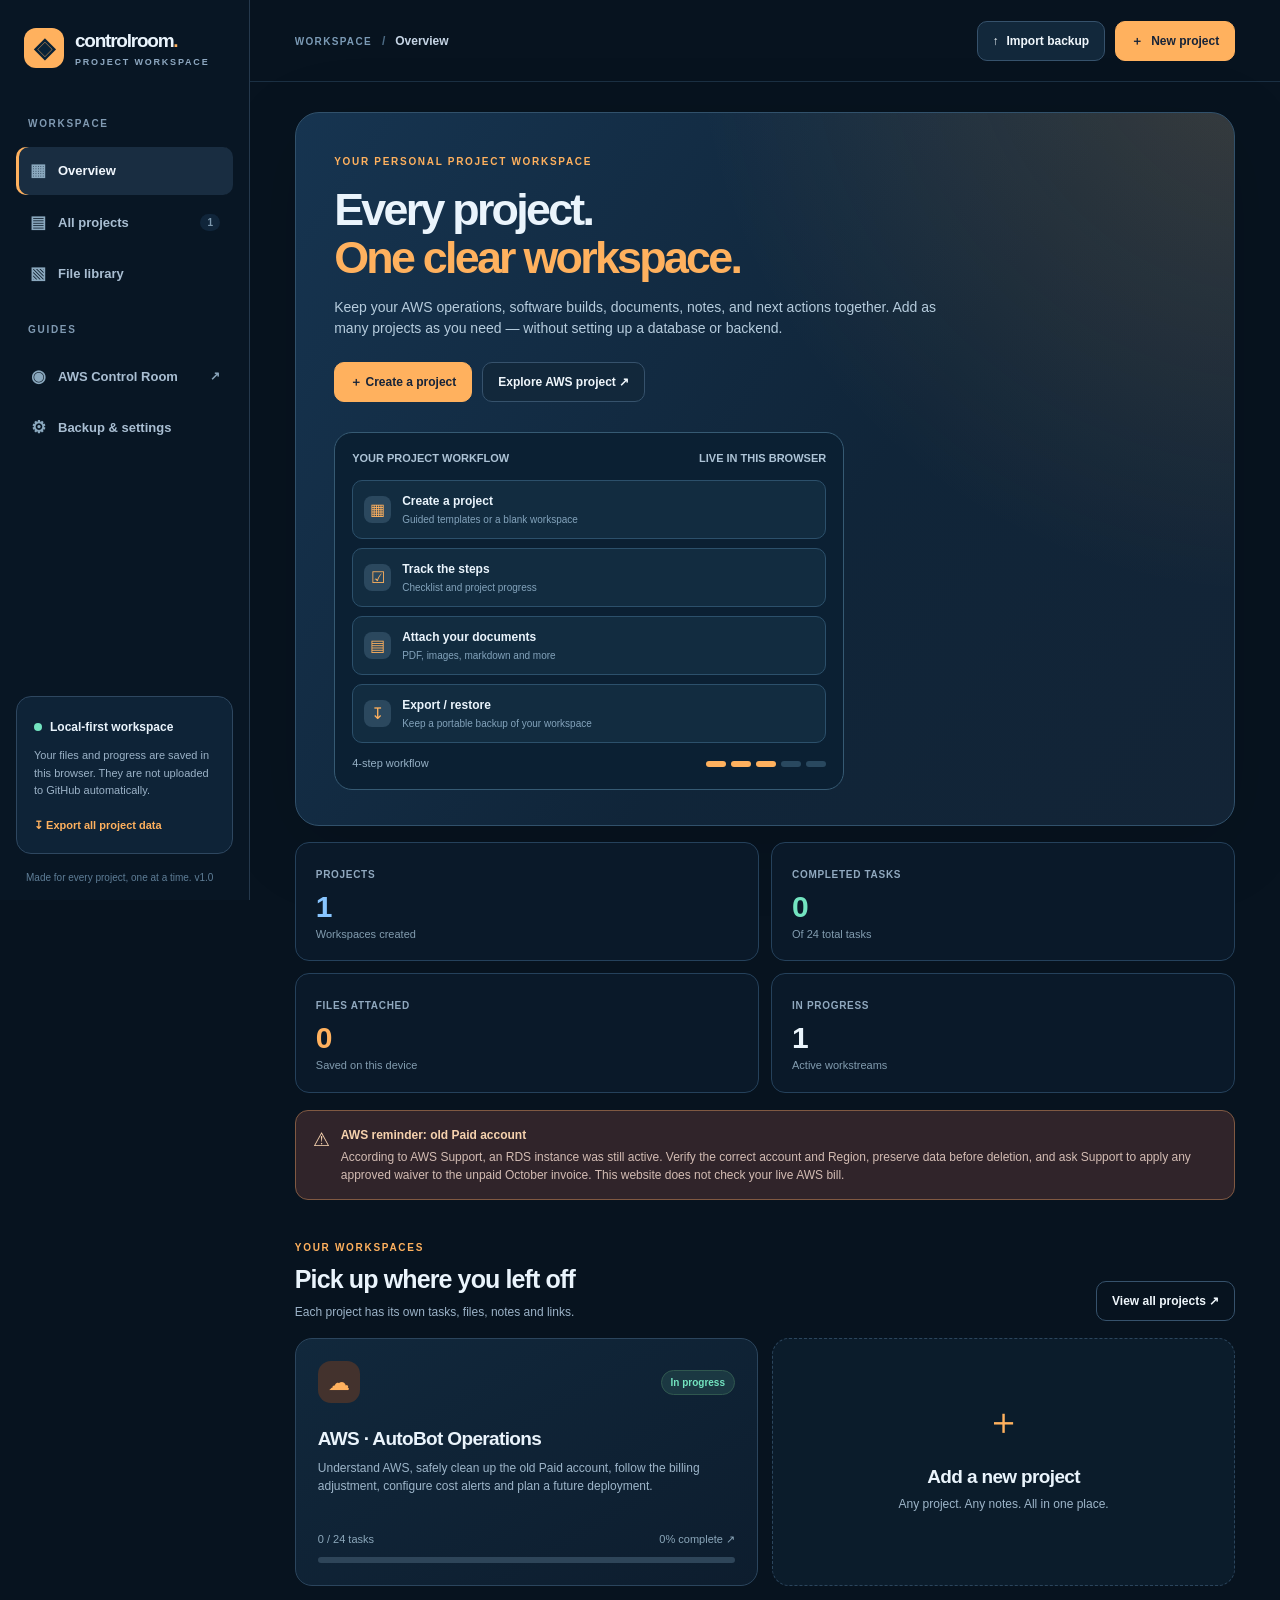
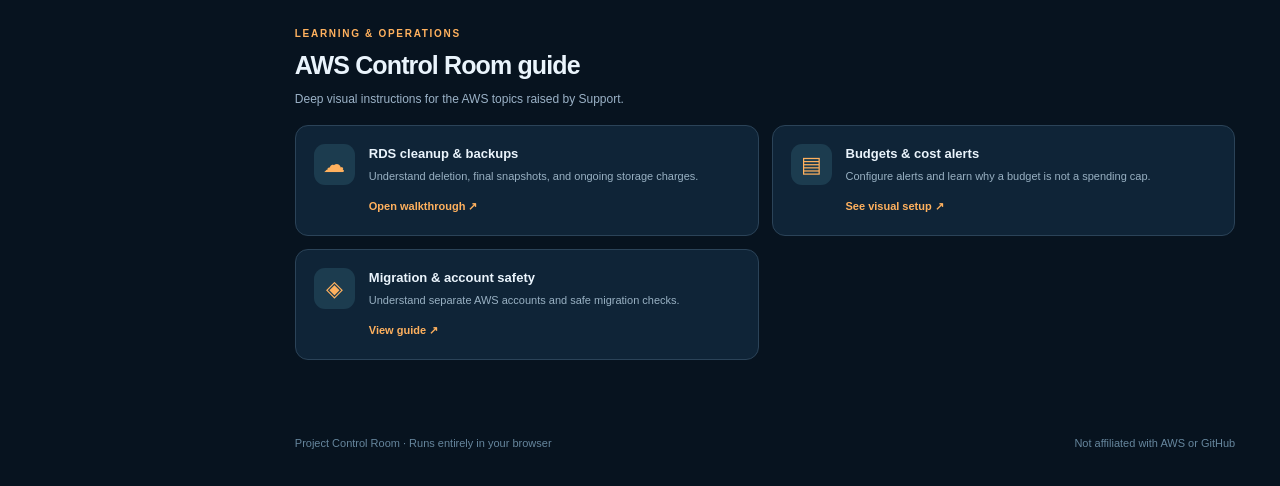
<file: index.html>
<!doctype html>
<html lang="en">
<head>
  <meta charset="utf-8">
  <meta name="viewport" content="width=device-width, initial-scale=1">
  <meta name="theme-color" content="#081320">
  <meta name="description" content="A local-first visual workspace to organize project checklists, files, notes and links — including a detailed AWS operations guide.">
  <title>Project Control Room — Your project workspace</title>
  <link rel="icon" href="assets/icon.svg" type="image/svg+xml">
  <link rel="stylesheet" href="styles.css">
</head>
<body>
  <div class="shell">
    <aside class="sidebar" id="sidebar">
      <a href="#/" class="brand" aria-label="Project Control Room home">
        <span class="brandmark">◈</span>
        <span><b>controlroom<span class="brand-dot">.</span></b><small>PROJECT WORKSPACE</small></span>
      </a>
      <div class="side-label">WORKSPACE</div>
      <nav class="sidenav" aria-label="Primary navigation">
        <a href="#/" id="nav-home"><span class="nav-icon">▦</span> Overview</a>
        <a href="#/projects" id="nav-projects"><span class="nav-icon">▤</span> All projects <span class="nav-count" id="nav-project-count">1</span></a>
        <a href="#/library" id="nav-library"><span class="nav-icon">▧</span> File library</a>
      </nav>
      <div class="side-label">GUIDES</div>
      <nav class="sidenav" aria-label="Guides">
        <a href="guides/aws.html" target="_blank" rel="noopener"><span class="nav-icon">◉</span> AWS Control Room <span class="up-right">↗</span></a>
        <a href="#/settings" id="nav-settings"><span class="nav-icon">⚙</span> Backup & settings</a>
      </nav>
      <div class="side-spacer"></div>
      <div class="side-panel">
        <span class="status-dot"></span><b>Local-first workspace</b>
        <p>Your files and progress are saved in this browser. They are not uploaded to GitHub automatically.</p>
        <button class="mini-link" data-action="export">↧ Export all project data</button>
      </div>
      <div class="side-footer">Made for every project, one at a time. <span id="app-version">v1.0</span></div>
    </aside>
    <div class="workspace">
      <header class="topbar">
        <button class="mobile-menu" type="button" aria-label="Toggle menu" id="mobile-menu">☰</button>
        <div class="breadcrumb"><span class="breadcrumb-root">WORKSPACE</span><span class="breadcrumb-slash">/</span><span id="breadcrumb-current">Overview</span></div>
        <div class="top-actions"><button class="btn btn-secondary" id="header-import" data-action="import">↑ <span>Import backup</span></button><button class="btn btn-primary" data-action="new-project"><span>＋</span> New project</button></div>
      </header>
      <main id="app" tabindex="-1" aria-live="polite"><div class="loading">Opening workspace…</div></main>
      <footer class="footer"><span>Project Control Room · Runs entirely in your browser</span><span>Not affiliated with AWS or GitHub</span></footer>
    </div>
  </div>
  <dialog id="form-dialog" class="dialog"><form id="dialog-form" method="dialog"><div class="dialog-head"><div><div class="section-label" id="dialog-kicker">NEW</div><h2 id="dialog-title">Create project</h2></div><button class="icon-button" type="button" id="dialog-close" aria-label="Close dialog">×</button></div><div id="dialog-fields"></div><div class="dialog-actions"><button class="btn btn-secondary" type="button" id="dialog-cancel">Cancel</button><button class="btn btn-primary" id="dialog-submit" type="submit">Create project</button></div></form></dialog>
  <dialog id="viewer-dialog" class="viewer-dialog"><div class="viewer-head"><b id="viewer-title">File preview</b><button type="button" id="viewer-close" class="icon-button" aria-label="Close preview">×</button></div><div id="viewer-content"></div><div class="viewer-footer"><a id="viewer-download" class="btn btn-secondary" download>↓ Download file</a></div></dialog>
  <input type="file" id="import-picker" hidden accept="application/json,.json">
  <input type="file" id="file-picker" hidden multiple>
  <div id="toast" role="status" aria-live="polite"></div>
  <script src="app.js" defer></script>
</body>
</html>
</file>
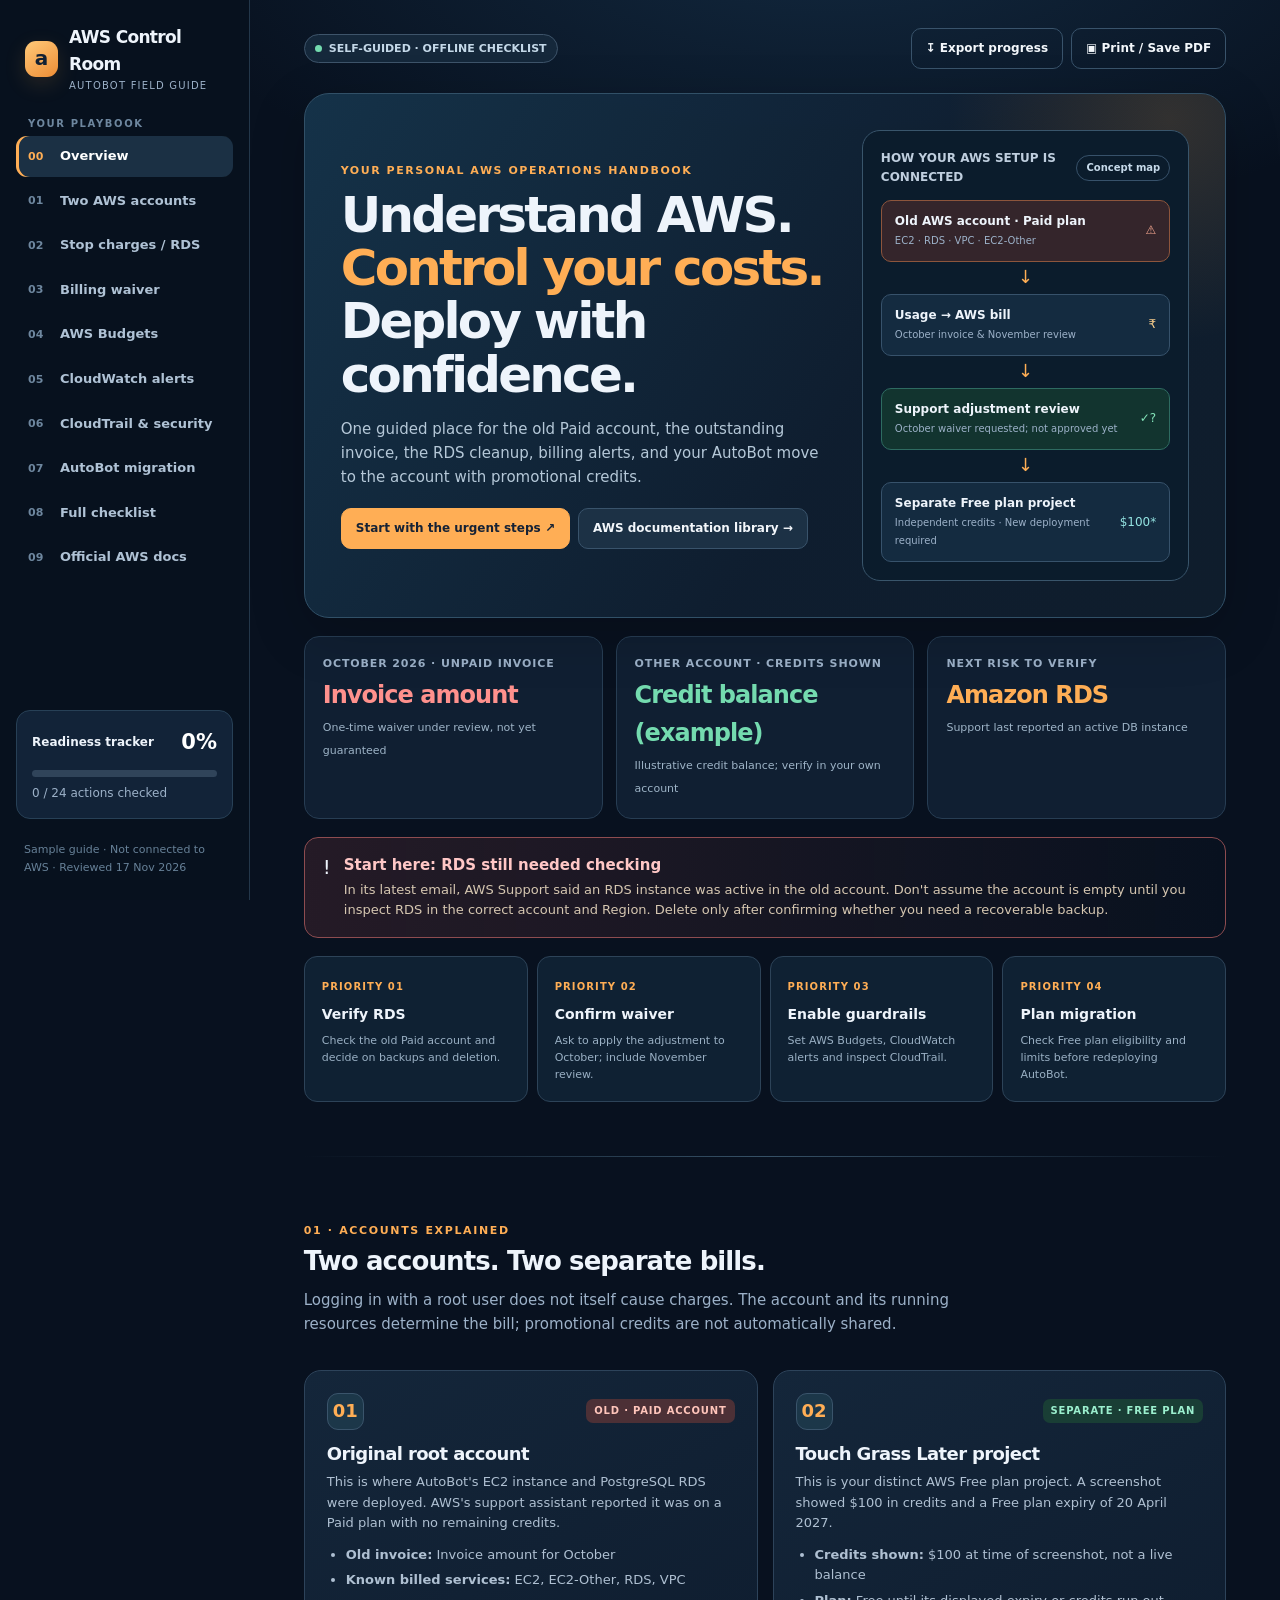
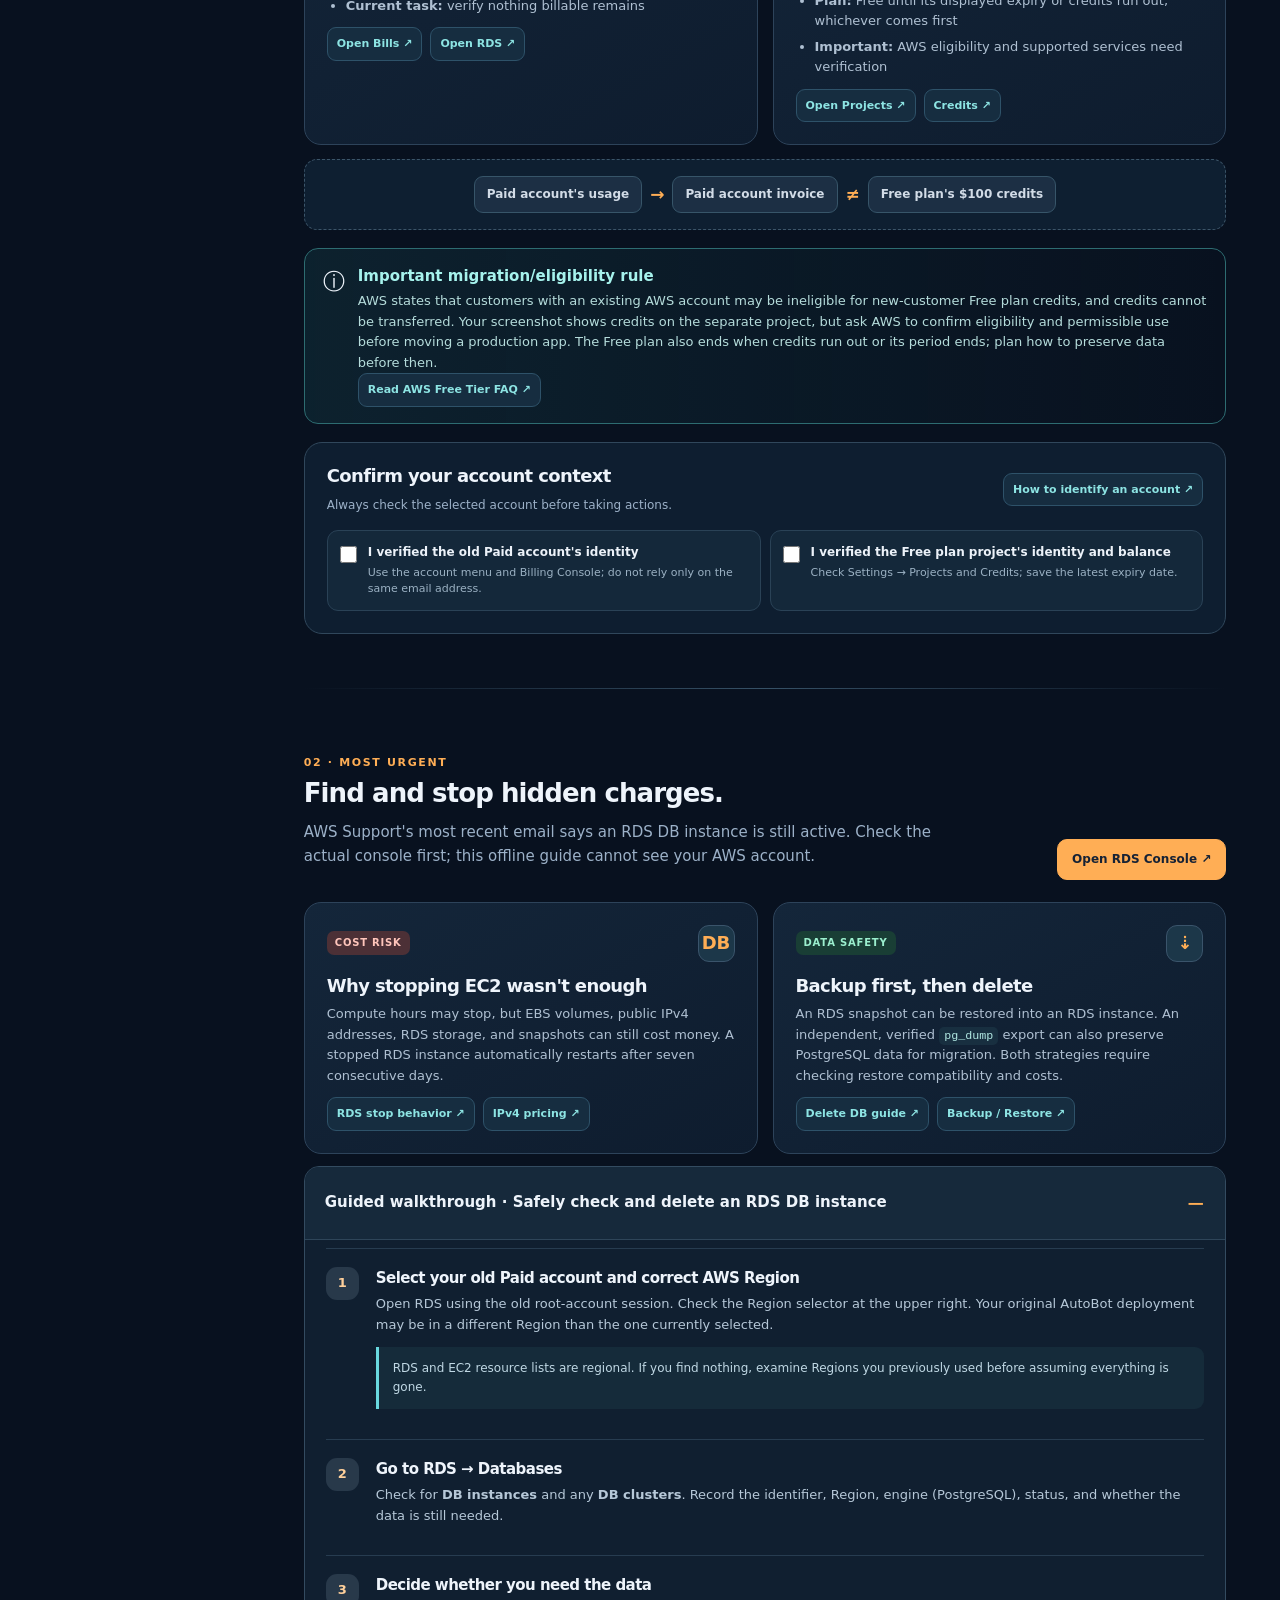
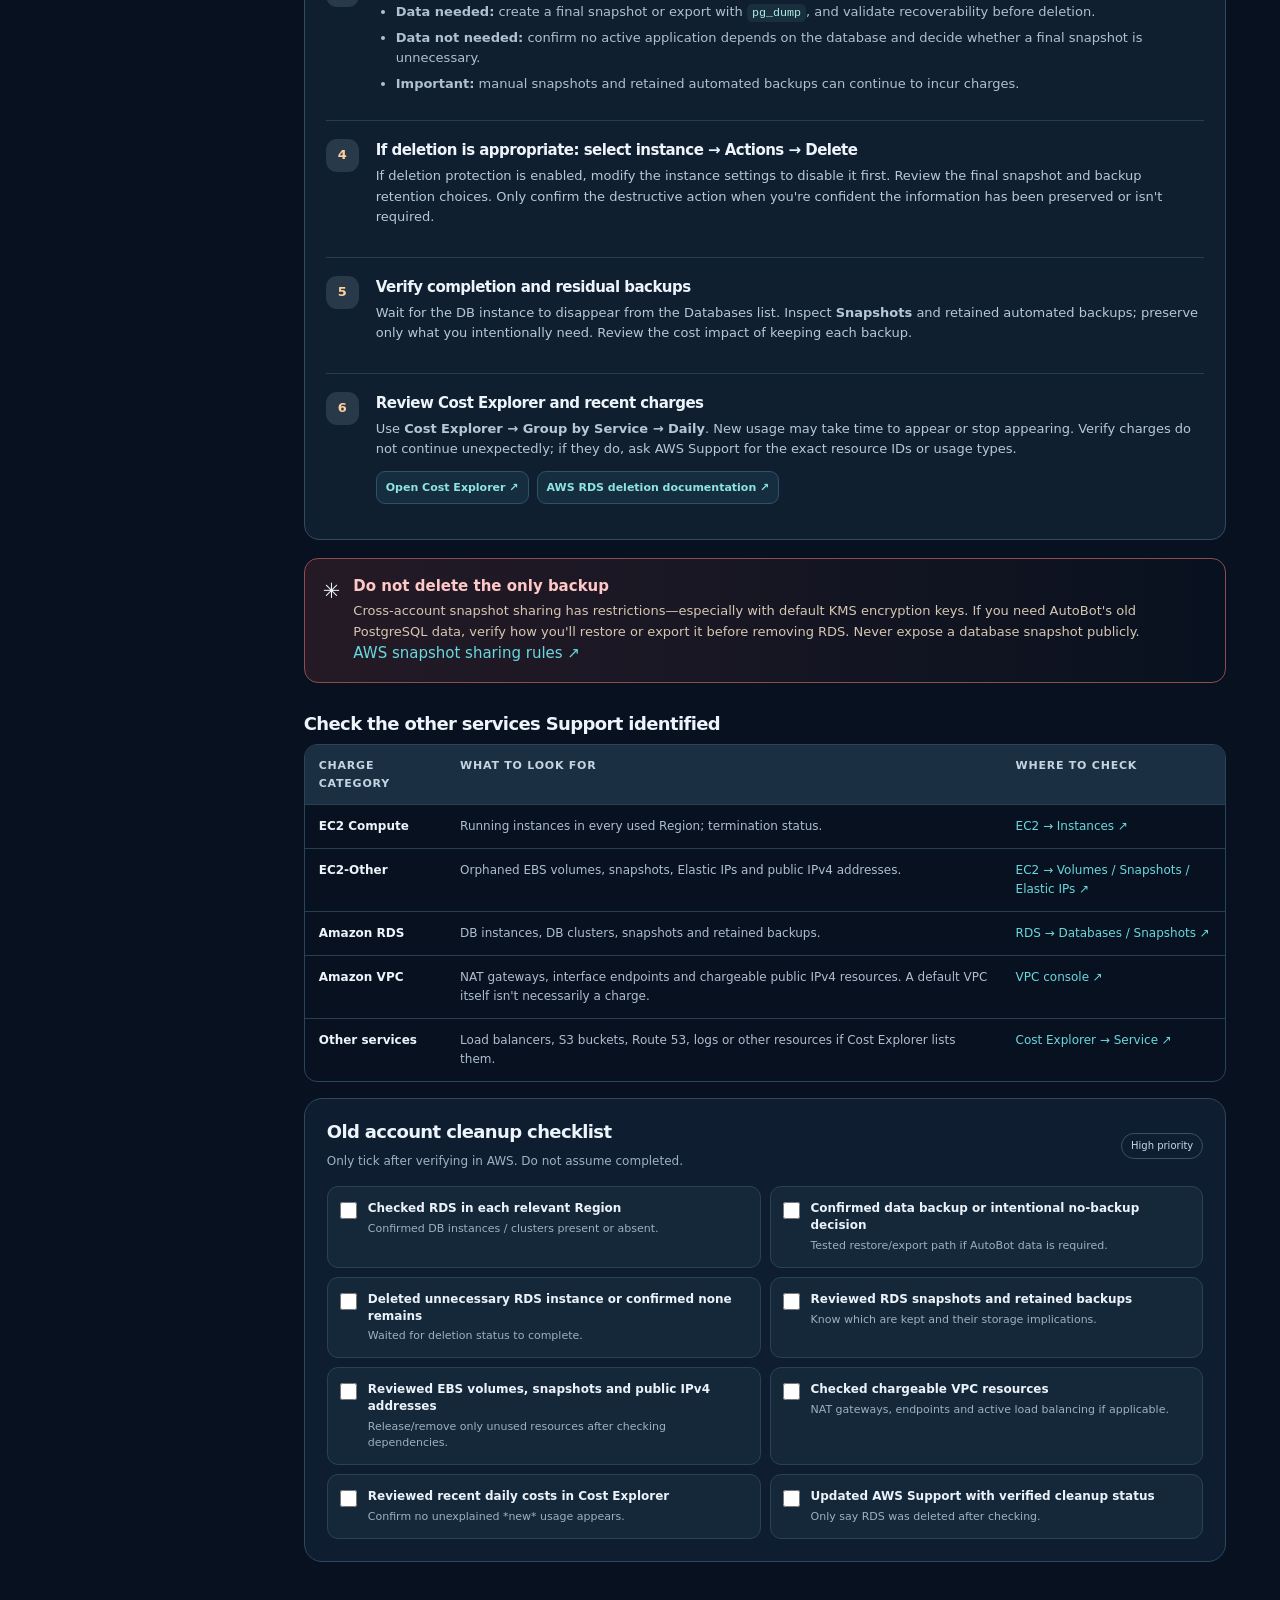
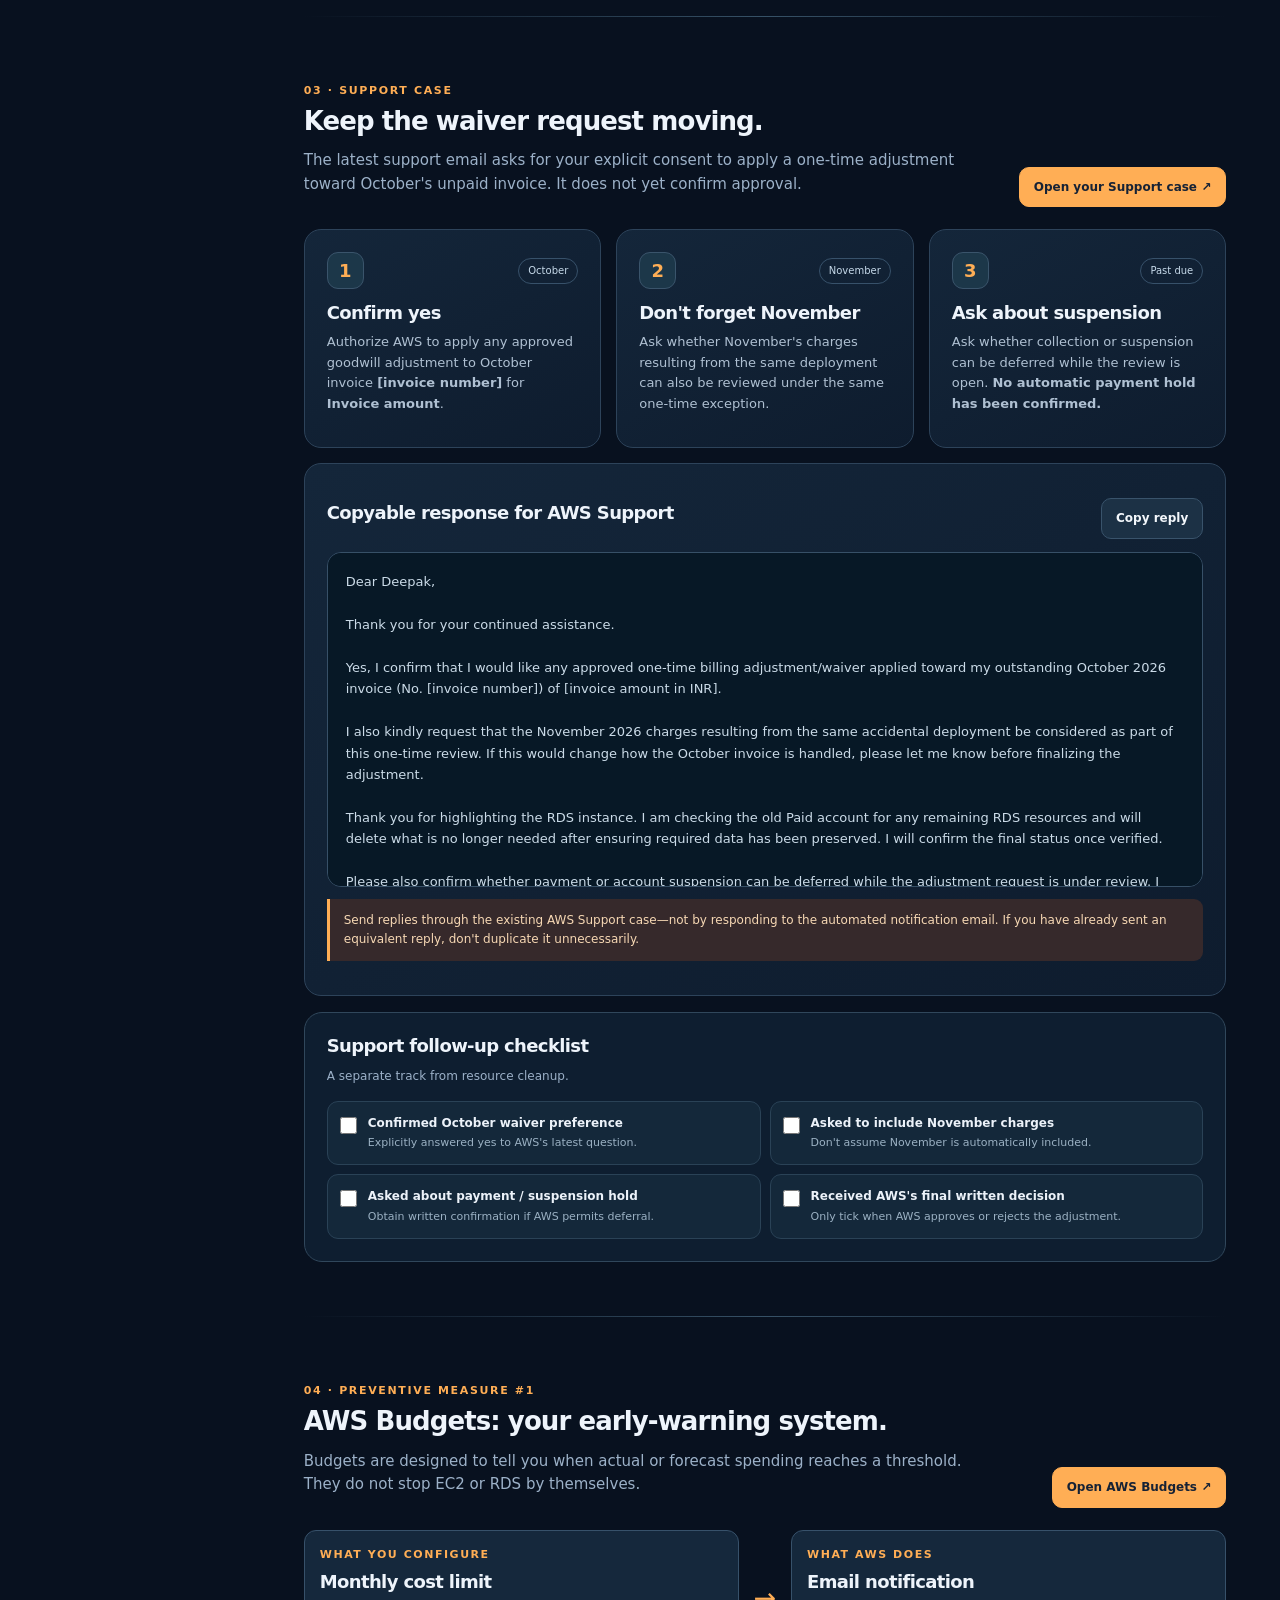
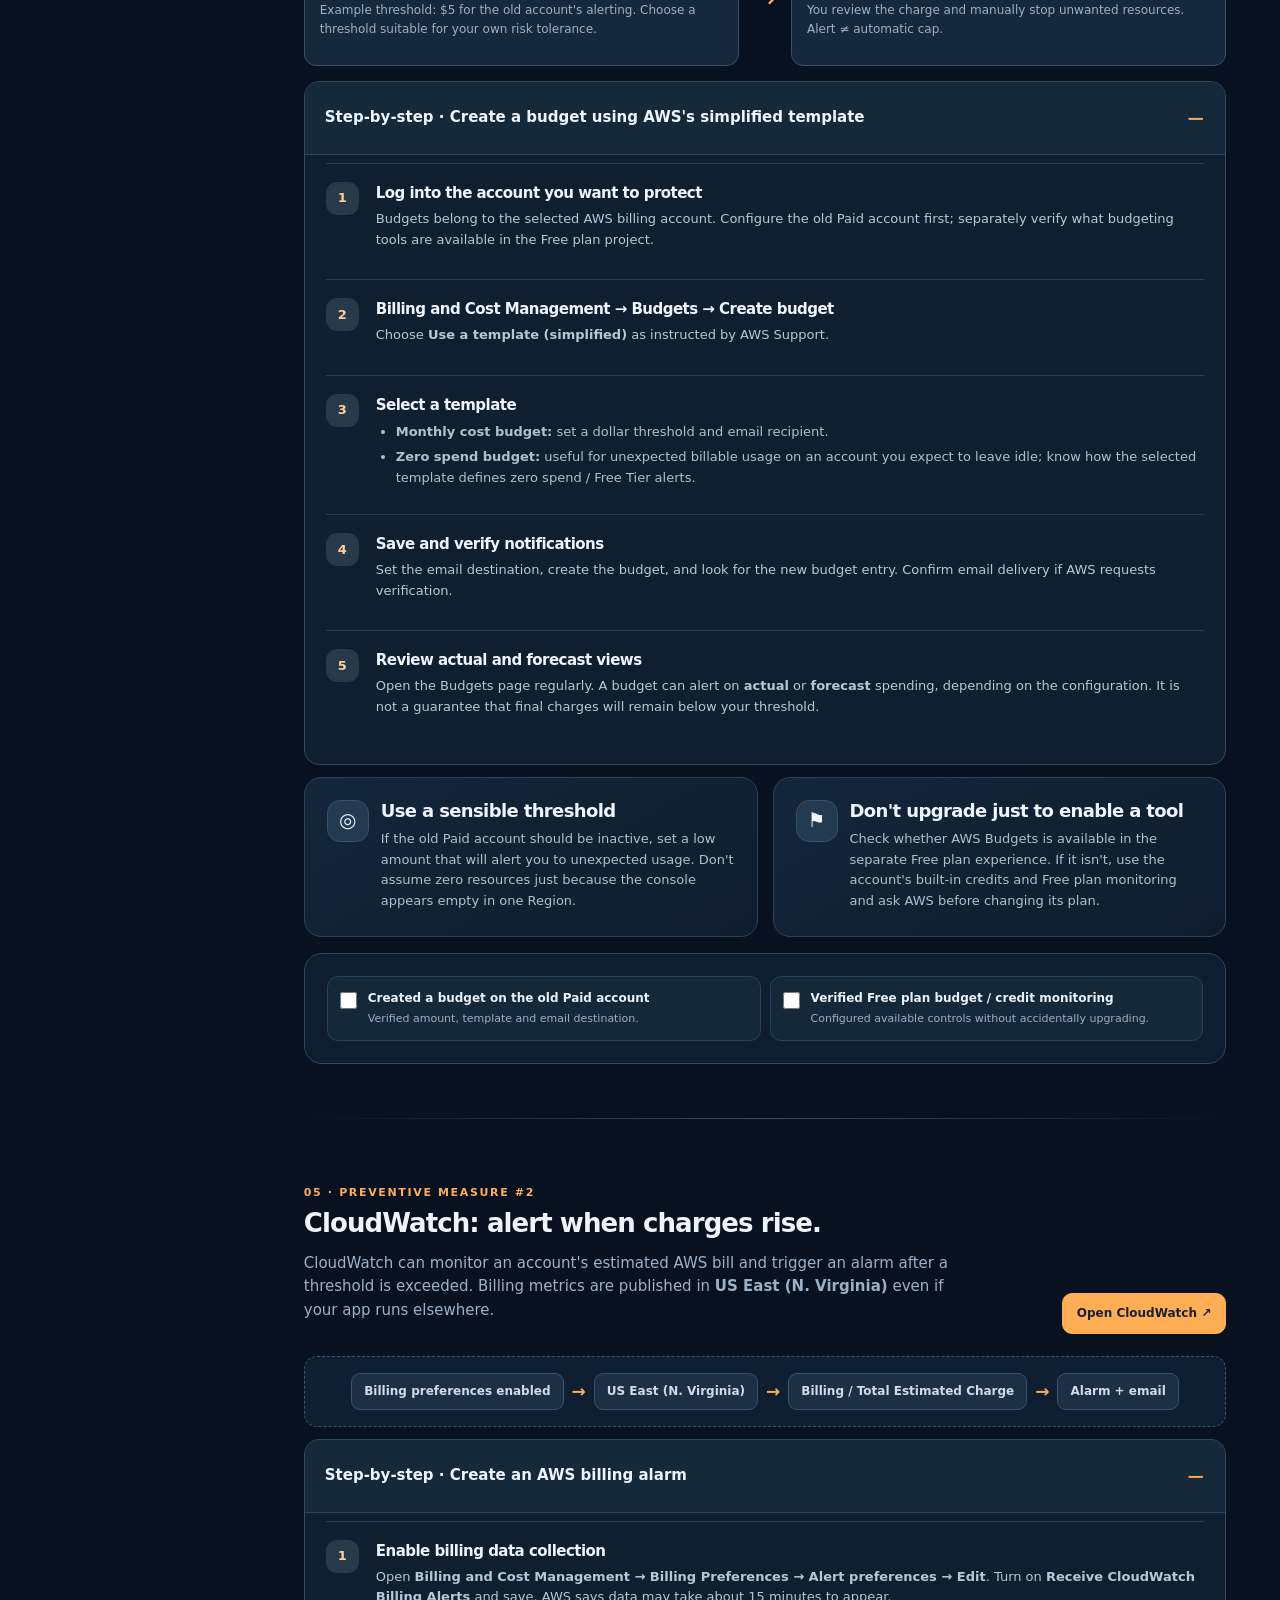
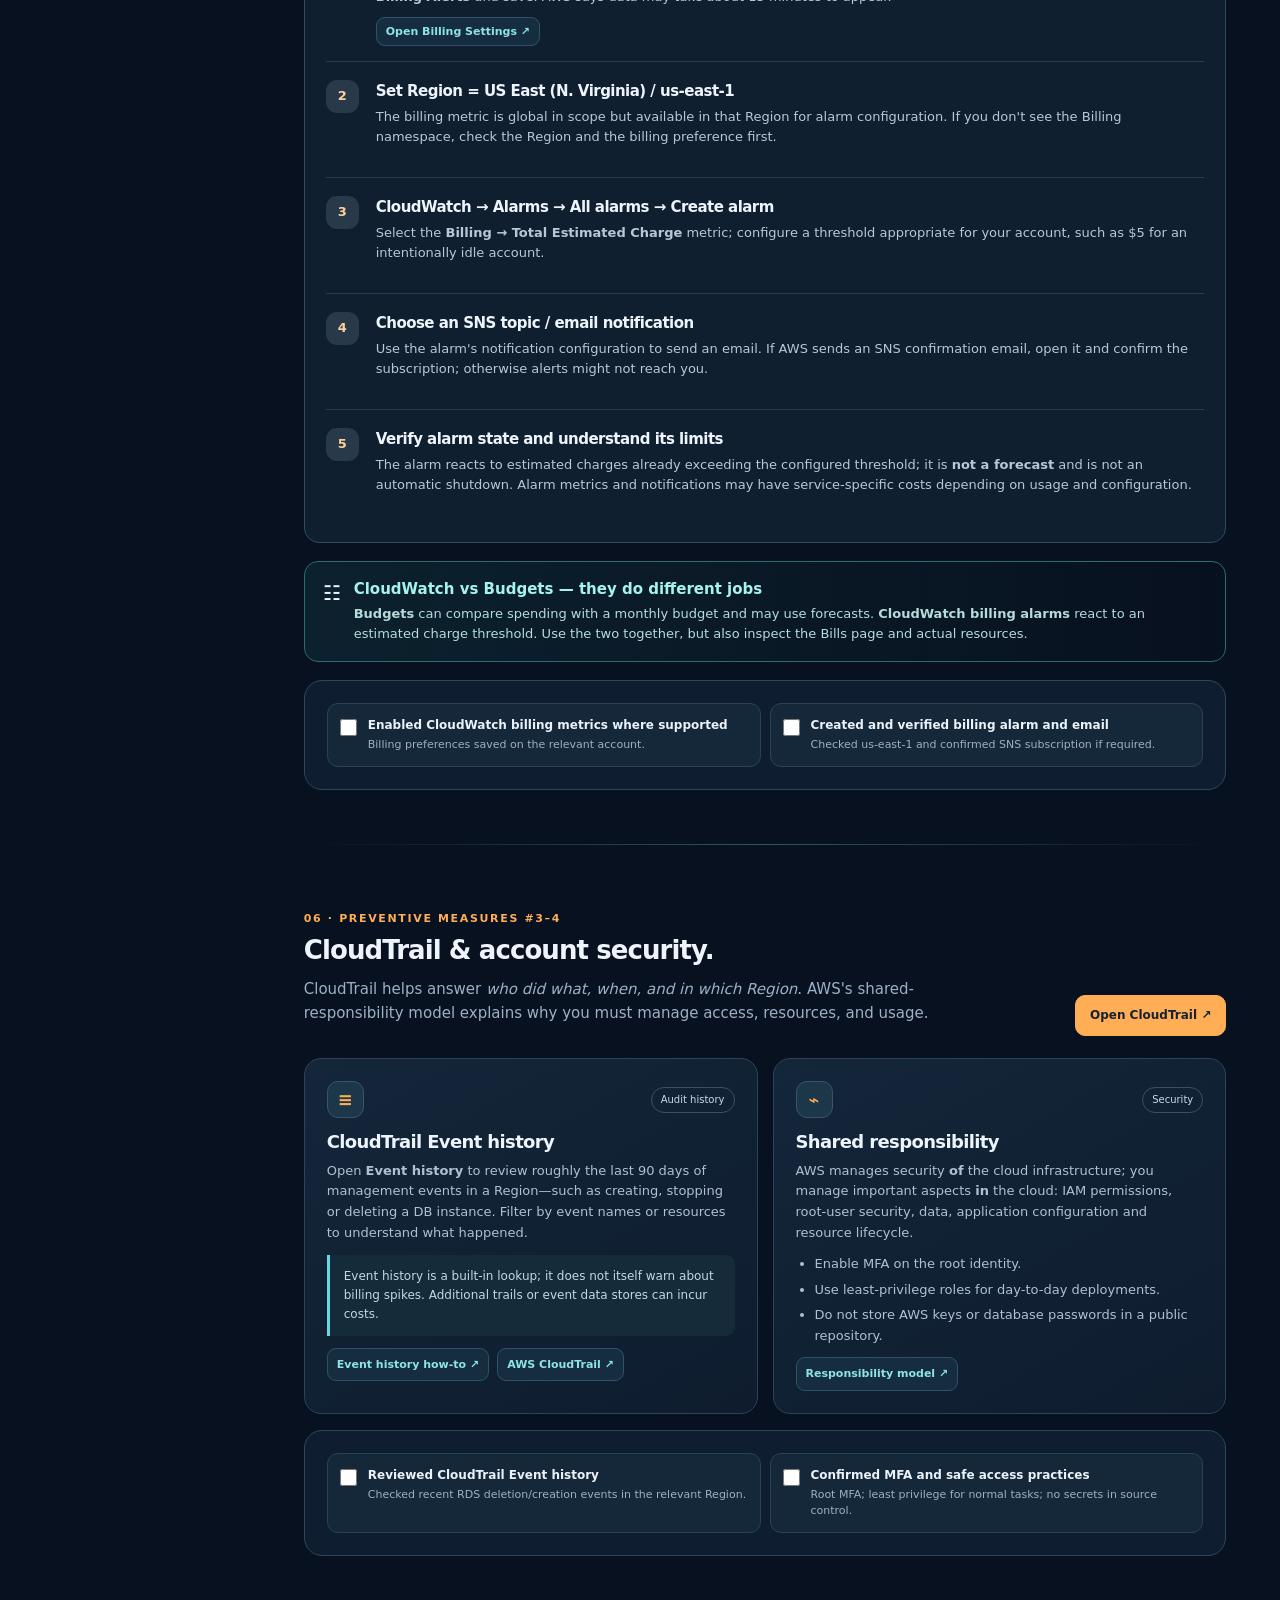
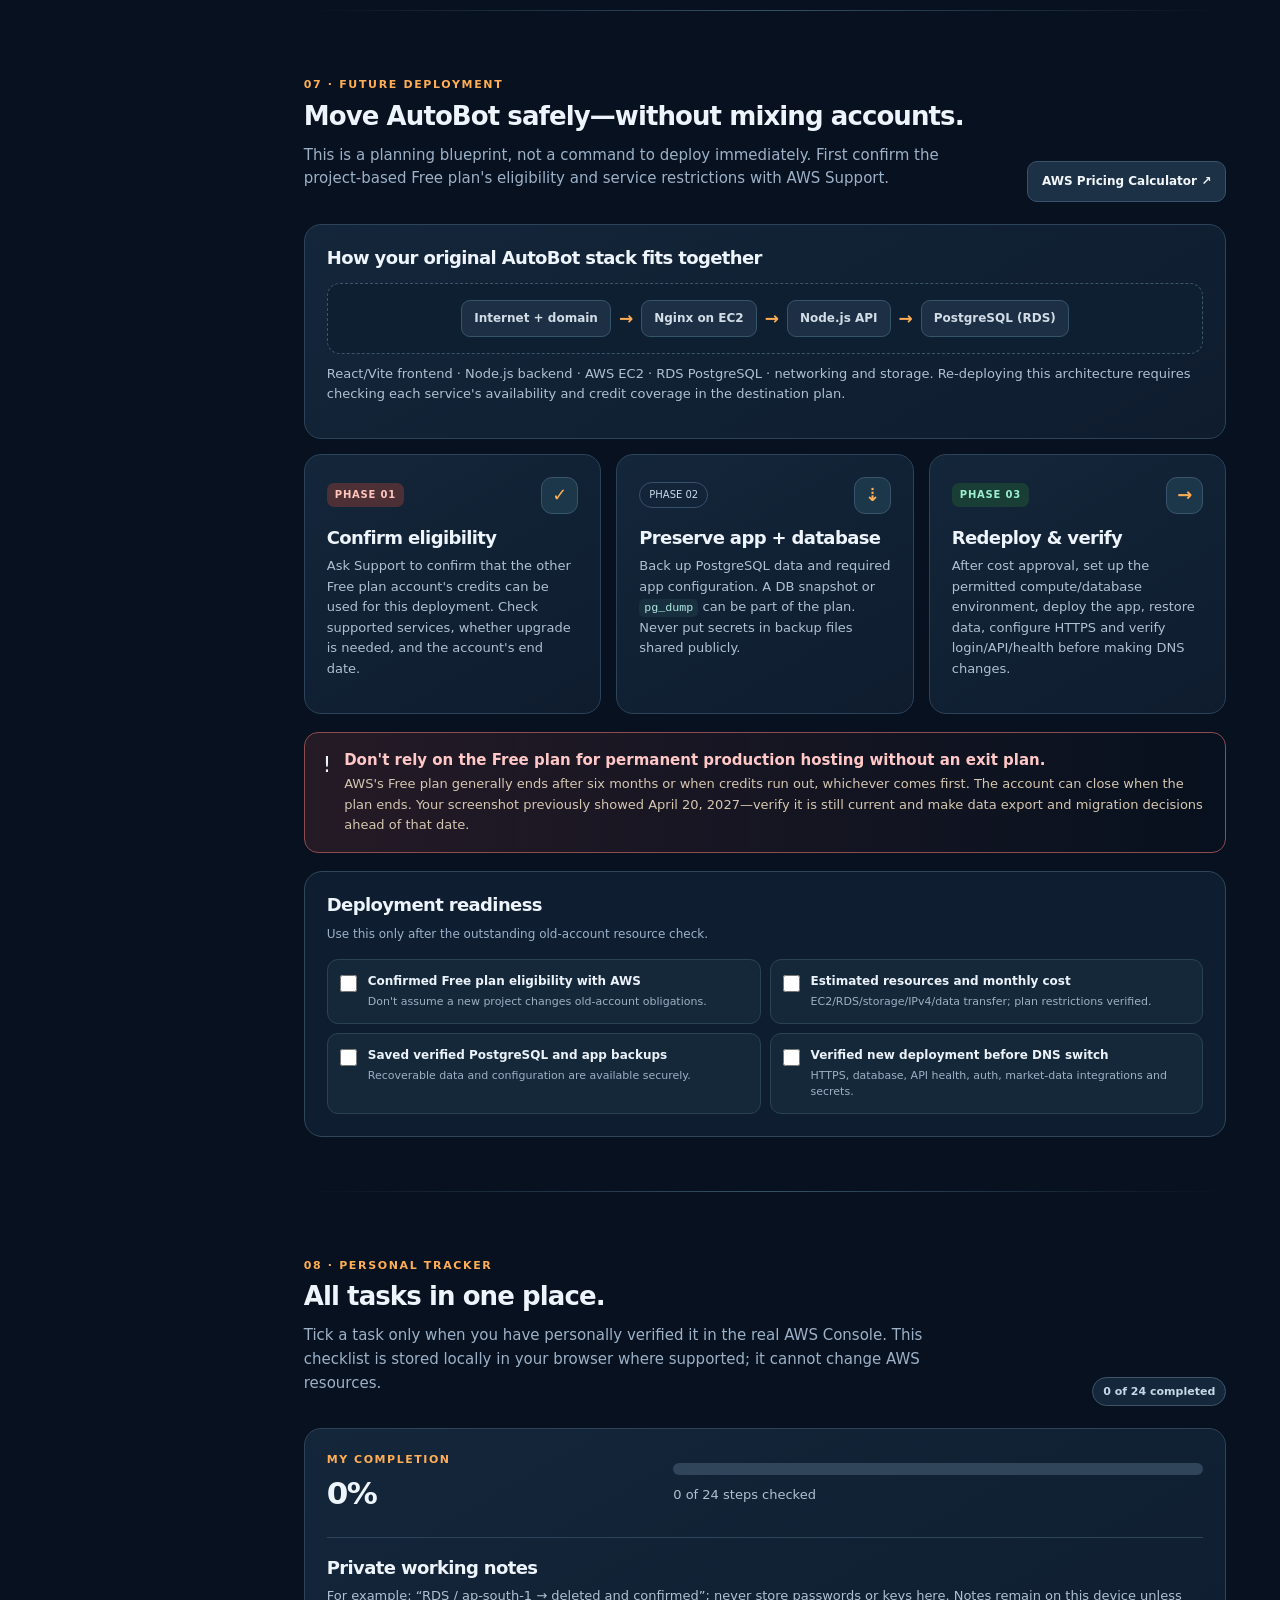
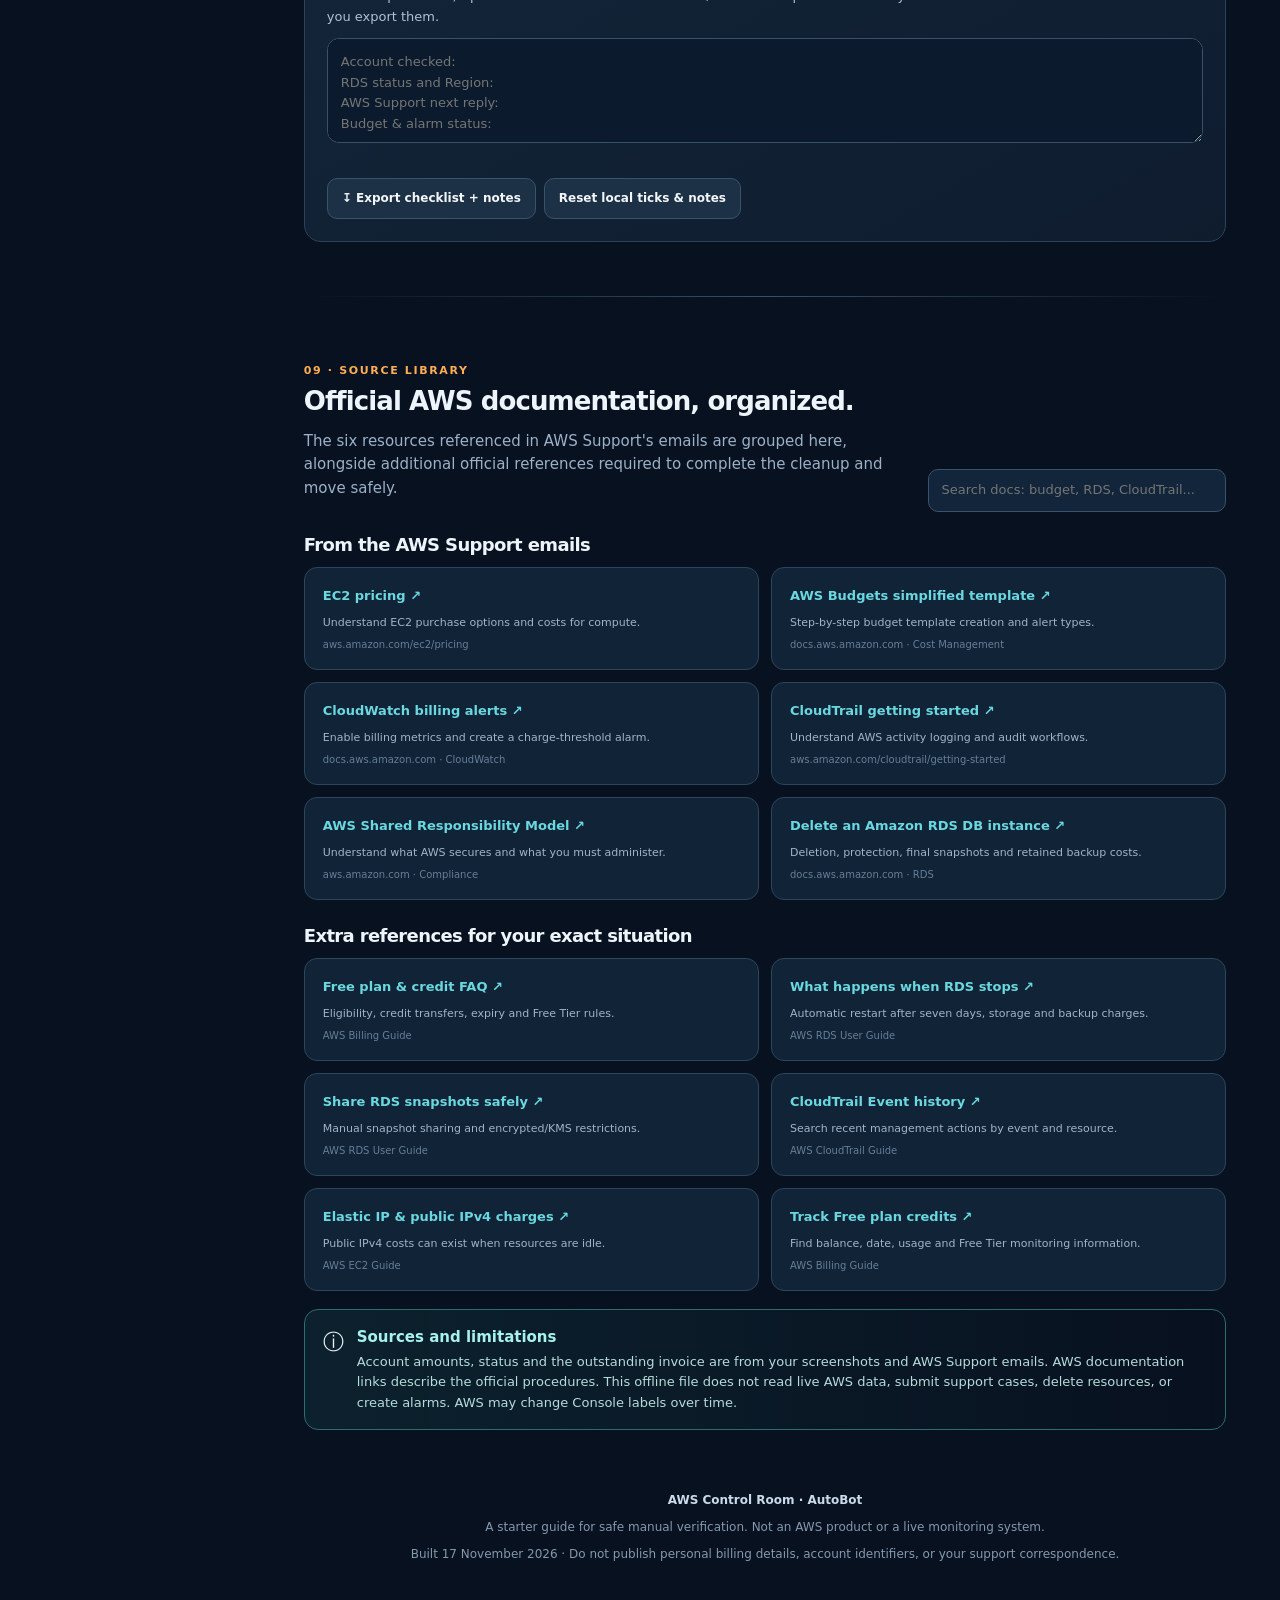
<file: guides/aws.html>
<!doctype html>
<html lang="en">
<head>
<meta charset="utf-8">
<meta name="viewport" content="width=device-width, initial-scale=1">
<meta name="theme-color" content="#0b1220">
<meta name="description" content="A private, interactive AWS billing, cleanup and safe deployment guide for AutoBot, with AWS documentation and offline checklists.">
<title>AWS Operations Guide — Project Control Room</title>
<style>
:root{--bg:#08111f;--bg2:#0d1a2b;--panel:#101f32;--panel2:#15263a;--panel3:#1a2c40;--stroke:#294056;--text:#eef4fb;--muted:#9cb1c8;--faint:#6e879f;--orange:#ffae55;--orange2:#d98625;--cyan:#69d8df;--green:#74dbaf;--red:#ff918d;--blue:#85b8ff;--shadow:0 16px 55px rgba(0,0,0,.18);--r:17px}
*{box-sizing:border-box} html{scroll-behavior:smooth;scroll-padding-top:28px}body{margin:0;background:radial-gradient(ellipse 80% 470px at 65% -80px,rgba(34,79,115,.39),transparent 68%),var(--bg);color:var(--text);font-family:Inter,ui-sans-serif,system-ui,-apple-system,"Segoe UI",sans-serif;font-size:15px;line-height:1.58}a{color:var(--cyan);text-decoration:none}a:hover{text-decoration:underline}button,input,textarea{font:inherit}button{cursor:pointer}button:focus-visible,a:focus-visible,input:focus-visible,textarea:focus-visible,summary:focus-visible{outline:3px solid var(--orange);outline-offset:2px}code{color:#b2e9e3;font-size:.9em;background:#182f40;padding:2px 5px;border-radius:5px}strong{font-weight:700}p{margin:0 0 11px}h1,h2,h3,h4{line-height:1.2;letter-spacing:-.035em}h2{font-size:26px;margin:0 0 12px}h3{font-size:18px;margin:0 0 10px}h4{font-size:15px;margin:0 0 8px}.layout{display:grid;grid-template-columns:250px minmax(0,1fr);min-height:100vh}.sidebar{position:sticky;top:0;height:100vh;background:rgba(8,18,31,.96);border-right:1px solid #23374a;padding:24px 16px;display:flex;flex-direction:column;gap:22px;overflow:auto}.brand{display:flex;align-items:center;gap:11px;padding:0 9px}.logo{background:linear-gradient(145deg,#ffc979,#ed8d35);height:36px;width:36px;display:grid;place-items:center;border-radius:11px;color:#112033;font-size:20px;font-weight:850;box-shadow:0 7px 22px rgba(255,172,68,.14)}.brand b{font-size:17px;letter-spacing:-.04em}.brand small{display:block;color:var(--muted);font-size:10px;letter-spacing:.12em;text-transform:uppercase}.nav-caption{color:var(--faint);text-transform:uppercase;letter-spacing:.16em;font-size:10px;padding:0 12px;font-weight:800;margin-bottom:5px}.nav{display:flex;flex-direction:column;gap:4px}.nav a{color:#afc2d5;display:flex;align-items:center;gap:12px;padding:10px 12px;border-radius:11px;font-size:13px;font-weight:650;transition:.2s}.nav a:hover,.nav a.active{color:white;background:#1b3044;text-decoration:none}.nav a.active{box-shadow:inset 3px 0 0 var(--orange)}.navnum{font-variant-numeric:tabular-nums;color:var(--faint);font-size:11px;width:20px}.nav a.active .navnum{color:var(--orange)}.side-progress{margin-top:auto;background:#122338;border:1px solid #274056;padding:15px;border-radius:14px}.tiny{font-size:12px;color:var(--muted)}.progressline{height:7px;border-radius:12px;background:#30445a;overflow:hidden;margin:11px 0 7px}.progressfill{height:100%;width:0;background:linear-gradient(90deg,#ffae55,#ffd58b);border-radius:12px;transition:width .4s}.sidefoot{color:#678198;font-size:11px;padding:0 8px}.main{min-width:0;max-width:1500px;padding:28px min(4.2vw,65px) 80px;margin:0 auto;width:100%}.topbar{display:flex;justify-content:space-between;align-items:center;gap:16px;flex-wrap:wrap;margin-bottom:24px}.eyebrow{font-weight:800;color:var(--orange);text-transform:uppercase;letter-spacing:.14em;font-size:11px}.tag{display:inline-flex;align-items:center;gap:7px;padding:5px 10px;border:1px solid #3e546a;background:#15283b;color:#c4d8e8;border-radius:99px;font-size:11px;font-weight:750}.live-dot{background:var(--green);width:7px;height:7px;border-radius:100%}.tools{display:flex;gap:8px;flex-wrap:wrap}.btn{background:#1c3145;border:1px solid #39536b;color:#f3f7fb;padding:10px 14px;border-radius:10px;font-weight:700;font-size:12px;display:inline-flex;align-items:center;justify-content:center;gap:7px;text-decoration:none;transition:.2s}.btn:hover{background:#273d52;text-decoration:none;transform:translateY(-1px)}.btn.primary{background:var(--orange);border-color:var(--orange);color:#162235}.btn.primary:hover{background:#ffc17b}.btn.ghost{background:transparent}.hero{border:1px solid #315067;border-radius:25px;padding:36px;position:relative;overflow:hidden;background:linear-gradient(123deg,rgba(21,51,74,.98) 0%,rgba(15,30,48,.98) 60%,rgba(15,29,44,1) 100%);box-shadow:var(--shadow)}.hero:after{content:"";position:absolute;width:470px;height:470px;border-radius:50%;background:radial-gradient(circle,rgba(233,150,57,.16),transparent 67%);right:-180px;top:-210px;pointer-events:none}.hero-inner{position:relative;z-index:1;display:grid;grid-template-columns:1.2fr .8fr;gap:30px;align-items:center}.hero h1{font-size:clamp(32px,3.9vw,57px);max-width:740px;margin:9px 0 16px;letter-spacing:-.055em;line-height:1.07}.hero h1 em{font-style:normal;color:var(--orange)}.hero p{color:#b5c8d8;max-width:620px}.hero-diagram{background:#0b1c2c;border:1px solid #39556b;border-radius:18px;padding:18px;position:relative}.diagram-title{display:flex;align-items:center;justify-content:space-between;font-weight:750;font-size:12px;color:#bfcede;margin-bottom:13px}.flow-stacked{display:flex;flex-direction:column;gap:7px}.flow-node{border-radius:10px;border:1px solid #37526b;background:#142b40;padding:11px 13px;display:flex;align-items:center;justify-content:space-between;gap:10px;font-size:12px}.flow-node strong{font-size:12px}.flow-node small{color:var(--muted)}.flow-arrow{text-align:center;font-size:18px;color:var(--orange);height:18px;line-height:16px}.flow-node.caution{border-color:#8d553c;background:#34252b}.flow-node.good{border-color:#2e6b61;background:#12342f}.stats{display:grid;grid-template-columns:repeat(3,minmax(0,1fr));gap:13px;margin-top:18px}.stat{padding:18px;background:#101f32;border:1px solid #273d53;border-radius:15px}.stat span{display:block;color:var(--muted);font-size:11px;text-transform:uppercase;letter-spacing:.08em;font-weight:760}.stat b{display:block;font-size:24px;letter-spacing:-.04em;margin:4px 0 0}.stat small{font-size:11px;color:#9eb4c7}.stat.red b{color:var(--red)}.stat.green b{color:var(--green)}.stat.amber b{color:var(--orange)}.notice{border:1px solid #866242;background:linear-gradient(90deg,rgba(128,79,36,.23),rgba(128,79,36,.05));padding:16px 18px;border-radius:14px;margin:18px 0;display:flex;gap:13px;align-items:flex-start}.notice b{color:#ffe1b3}.notice p{color:#d6c7b1;margin:2px 0 0;font-size:13px}.notice.teal{border-color:#2d6c71;background:linear-gradient(90deg,rgba(31,104,111,.19),transparent)}.notice.teal b{color:#a6f3ed}.notice.teal p{color:#b5dcdb}.notice.red{border-color:#8e4c50;background:linear-gradient(90deg,rgba(132,58,62,.23),transparent)}.notice.red b{color:#ffc7c6}.section{padding-top:65px;scroll-margin-top:20px}.section-head{display:flex;align-items:flex-end;justify-content:space-between;gap:12px;margin-bottom:22px}.section-head p{color:var(--muted);max-width:660px;margin-top:8px}.section-kicker{font-size:11px;font-weight:800;color:var(--orange);letter-spacing:.15em;text-transform:uppercase;margin-bottom:7px}.cards2{display:grid;grid-template-columns:repeat(2,minmax(0,1fr));gap:15px}.cards3{display:grid;grid-template-columns:repeat(3,minmax(0,1fr));gap:15px}.card{border-radius:var(--r);background:linear-gradient(150deg,#14263a,#0e1c2e);border:1px solid #2d435a;padding:22px;min-width:0}.card h3{margin:0 0 8px}.card p,.card li{color:#afc0d2;font-size:13px}.card ul{padding-left:19px;margin:8px 0}.card li+li{margin-top:5px}.card .btn{margin-top:12px}.cardhead{display:flex;align-items:center;justify-content:space-between;gap:10px;margin-bottom:13px}.bubble{width:37px;height:37px;border:1px solid #3a546b;background:#1c3749;color:var(--orange);border-radius:11px;display:grid;place-items:center;font-weight:800;font-size:18px}.state{display:inline-block;font-size:10px;padding:4px 8px;border-radius:7px;font-weight:850;text-transform:uppercase;letter-spacing:.08em}.state.old{color:#ffc5bb;background:#4c3036}.state.free{color:#9befce;background:#193e35}.muted{color:var(--muted)}.pill{font-size:10px;color:#c6d9e9;border:1px solid #37516a;border-radius:30px;padding:4px 9px;white-space:nowrap}.route-line{display:flex;align-items:center;justify-content:center;gap:8px;flex-wrap:wrap;padding:16px;margin-top:14px;background:#0e1f31;border:1px dashed #3c5569;border-radius:13px;color:#d2dce7;font-size:12px;font-weight:700}.route-line span{border:1px solid #375569;border-radius:9px;background:#1c2f44;padding:8px 12px}.route-line i{color:var(--orange);font-style:normal;font-size:17px}.source{font-size:11px;color:var(--faint);margin-top:12px}.timeline{display:grid;grid-template-columns:repeat(4,minmax(0,1fr));gap:9px}.milestone{border:1px solid #2d4358;background:#0f2133;border-radius:13px;padding:17px;position:relative}.milestone .n{color:var(--orange);font-size:10px;font-weight:900;letter-spacing:.11em;text-transform:uppercase}.milestone strong{display:block;font-size:14px;margin:6px 0}.milestone p{font-size:11px;color:#9ab0c4;margin:0}.checkpanel{background:#0e1e30;border:1px solid #30475b;border-radius:18px;padding:22px;margin:16px 0}.panelhead{display:flex;align-items:center;justify-content:space-between;gap:12px;margin-bottom:15px;flex-wrap:wrap}.panelhead p{margin:3px 0 0;font-size:12px;color:var(--muted)}.checkgrid{display:grid;grid-template-columns:repeat(2,minmax(0,1fr));gap:9px}.checkitem{display:flex;align-items:flex-start;gap:11px;border:1px solid #2a4256;background:#14283a;border-radius:11px;padding:13px 12px;cursor:pointer;transition:border-color .2s,background .2s}.checkitem:hover{border-color:#506c81}.checkitem:has(input:checked){border-color:#37766a;background:#112e2b}.checkitem input{accent-color:#5de0a7;width:17px;height:17px;flex:none;margin:2px 0 0;cursor:pointer}.checkitem strong{font-size:12px;display:block;color:#ecf2f9;line-height:1.4}.checkitem small{display:block;color:#9bb1c3;margin-top:4px;font-size:11px;line-height:1.45}.checkitem:has(input:checked) strong{color:#b3dccc}.step{display:grid;grid-template-columns:36px minmax(0,1fr);gap:14px;padding:18px 0;border-top:1px solid #273c50}.stepnum{width:33px;height:33px;border-radius:11px;background:#28394a;color:#ffd09b;font-weight:900;font-size:13px;display:grid;place-items:center}.stepbody h4{margin:2px 0 7px;font-size:15px}.stepbody p{color:#b6c8d8;font-size:13px}.stepbody ol,.stepbody ul{color:#afc0d0;font-size:13px;margin:8px 0;padding-left:20px}.stepbody li+li{margin-top:5px}.lead{color:#afc1d2;font-size:14px}.soft{color:#7f9ab1}.accordion{margin:12px 0;border:1px solid #334b60;background:#101f30;border-radius:15px;overflow:hidden}.accordion summary{list-style:none;cursor:pointer;padding:18px 20px;font-weight:800;display:flex;align-items:center;justify-content:space-between;gap:12px}.accordion summary::-webkit-details-marker{display:none}.accordion summary::after{content:'+';font-size:23px;font-weight:350;color:var(--orange)}.accordion[open] summary::after{content:'−'}.accordion[open] summary{border-bottom:1px solid #2e4559;background:#16293b}.accordion-content{padding:8px 21px 17px}.split-diagram{display:grid;grid-template-columns:1fr 32px 1fr;align-items:stretch;gap:10px;margin:15px 0}.split-diagram>div:not(.arrow-col){border:1px solid #37516a;border-radius:12px;padding:15px;background:#15283c}.arrow-col{display:flex;align-items:center;justify-content:center;color:var(--orange);font-size:27px}.mini-list{margin:8px 0 0;padding-left:18px;color:#afc2d4;font-size:12px}.mini-list li{margin:5px 0}.feature{display:flex;gap:12px;align-items:flex-start}.feature .icon{width:42px;height:42px;border-radius:13px;background:#233b50;border:1px solid #375066;display:grid;place-items:center;flex:none;font-size:20px}.feature p{margin:3px 0}.link-row{display:flex;flex-wrap:wrap;gap:8px;margin-top:11px}.small-link{font-weight:750;font-size:11px;padding:7px 9px;background:#162d40;border:1px solid #2e5269;border-radius:9px;color:#8de4e3;white-space:normal}.small-link:hover{text-decoration:none;background:#1e394c}.source-list{display:grid;grid-template-columns:repeat(2,minmax(0,1fr));gap:12px}.source-card{padding:16px 18px;background:#112337;border:1px solid #2c465c;border-radius:13px}.source-card a{font-size:13px;font-weight:800}.source-card p{font-size:11px;color:#9fb5c8;margin:6px 0}.source-card small{display:block;color:#657f97;font-size:10px}.search{background:#12253a;color:white;border:1px solid #39536c;border-radius:10px;padding:10px 13px;width:min(320px,100%);font-size:13px;outline:0}.search:focus{border-color:var(--orange)}.copybox{background:#071826;border:1px solid #375067;border-radius:14px;padding:18px;color:#cbdbe8;font-size:13px;white-space:pre-wrap;line-height:1.65;max-height:335px;overflow:auto}.note-input{width:100%;resize:vertical;min-height:105px;border-radius:12px;padding:13px;background:#0b1b2d;border:1px solid #385169;color:#e4eef8;outline:0;font-size:13px}.note-input:focus{border-color:var(--orange)}.section-divider{height:1px;background:linear-gradient(90deg,transparent,#365166,transparent);margin-top:54px}.footer{text-align:center;color:#8399af;font-size:12px;padding:43px 8px 8px;max-width:750px;margin:auto}.footer b{color:#cadaea}.tablewrap{overflow-x:auto;border-radius:13px;border:1px solid #2c4459}table{border-collapse:collapse;width:100%;font-size:12px;min-width:530px}th,td{padding:12px 14px;text-align:left;vertical-align:top;border-bottom:1px solid #294052}th{color:#c4d4e2;background:#1a3042;font-size:11px;text-transform:uppercase;letter-spacing:.07em}td{color:#adbecf}tr:last-child td{border-bottom:0}td:first-child{color:#edf4fc;font-weight:720}.labeldanger{color:#ffb5ac;font-size:11px;font-weight:820}.subtle{font-size:12px;color:var(--muted)}.kpi-percentage{font-weight:900;color:#fff;font-size:21px}.empty{display:none;text-align:center;padding:25px;color:var(--muted)}.dividerline{border:0;border-top:1px solid #2d4558;margin:19px 0}.callout{padding:12px 14px;background:#152b3a;border-left:3px solid var(--cyan);font-size:12px;color:#c0d8e4;border-radius:0 9px 9px 0;margin:12px 0}.warning{border-color:var(--orange);background:#36292b;color:#f7d8b4}.subnav{display:flex;gap:9px;overflow-x:auto;padding:3px 0 5px;scrollbar-width:thin}.subnav a{white-space:nowrap;background:#152c40;border:1px solid #334d63;padding:6px 10px;border-radius:8px;color:#bcd2e3;font-size:11px}.subnav a:hover{background:#1f3a50;text-decoration:none} @media(max-width:1190px){.hero-inner{grid-template-columns:1fr}.hero-diagram{max-width:560px}.cards3{grid-template-columns:repeat(2,minmax(0,1fr))}}@media(max-width:880px){.layout{grid-template-columns:1fr}.sidebar{position:relative;height:auto;display:block;padding:14px 17px;border-right:none;border-bottom:1px solid #274057}.brand{display:inline-flex}.sidebar .nav-caption,.sidebar .side-progress,.sidebar .sidefoot{display:none}.nav{display:flex;flex-direction:row;overflow:auto;margin-top:14px;gap:3px}.nav a{flex:none;padding:7px 10px;white-space:nowrap;font-size:12px}.navnum{width:auto}.main{padding:24px 23px 58px}.section{padding-top:55px}.hero{padding:27px}.stats{grid-template-columns:repeat(3,minmax(0,1fr))}}@media(max-width:610px){.main{padding:17px 15px 60px}.hero{padding:22px}.hero h1{font-size:35px}.hero-inner{gap:15px}.topbar{align-items:flex-start}.stats,.cards2,.cards3,.source-list,.checkgrid,.timeline{grid-template-columns:1fr}.stat{padding:14px}.stat b{font-size:22px}.section{padding-top:51px}.section-head{align-items:flex-start;flex-direction:column}.section-head h2{font-size:24px}.split-diagram{grid-template-columns:1fr;gap:5px}.arrow-col{transform:rotate(90deg);height:18px}.btn{padding:9px 11px}.card{padding:19px}.checkpanel{padding:16px}.route-line{flex-direction:column}.route-line i{transform:rotate(90deg)}.notice{padding:14px}.hero-diagram{padding:13px}.cardhead{flex-wrap:wrap}}@media print{*{box-shadow:none!important}html,body{background:white!important;color:#101a27!important;print-color-adjust:exact;-webkit-print-color-adjust:exact}.sidebar,.topbar .tools,.btn,.search,.subnav{display:none!important}.layout{display:block}.main{padding:0!important;max-width:none}.hero,.card,.checkpanel,.accordion,.source-card,.notice,.stat,.milestone{background:#fff!important;color:#101a27!important;border-color:#c9d2db!important}.hero h1,.stat b,h2,h3,h4,.card h3,.stepbody h4,.checkitem strong{color:#111!important}.hero em{color:#995500!important}.hero p,.card p,.card li,.muted,.section-head p,.notice p,.stepbody p,.stepbody ul,.stepbody li,.source-card p,.tiny,.checkitem small,td,.lead{color:#394b5a!important}.notice b,.eyebrow,.section-kicker{color:#a75d12!important}.source-card a,a{color:#006179!important}.sidebar{display:none}.section{break-before:page;padding-top:10px}.checkitem{background:#fff!important;border-color:#bdcbd2!important}.checkitem:has(input:checked){background:#e6f5ee!important}.accordion-content{display:block!important}.stat{break-inside:avoid}.card,.accordion,.checkpanel,.step,.source-card{break-inside:avoid}.flow-node,.route-line span,.flow-stacked,.hero-diagram,.mini-list{background:#fff!important;color:#263849!important}.footer{color:#444}.note-input{background:#fff;color:#111}}
</style>
</head>
<body>
<div class="layout">
<aside class="sidebar">
  <div class="brand"><div class="logo">a</div><div><b>AWS Control Room</b><small>AutoBot field guide</small></div></div>
  <div><div class="nav-caption">Your playbook</div><nav class="nav" aria-label="Main navigation">
    <a href="#overview" class="active"><span class="navnum">00</span> Overview</a>
    <a href="#accounts"><span class="navnum">01</span> Two AWS accounts</a>
    <a href="#cleanup"><span class="navnum">02</span> Stop charges / RDS</a>
    <a href="#support"><span class="navnum">03</span> Billing waiver</a>
    <a href="#budget"><span class="navnum">04</span> AWS Budgets</a>
    <a href="#cloudwatch"><span class="navnum">05</span> CloudWatch alerts</a>
    <a href="#cloudtrail"><span class="navnum">06</span> CloudTrail & security</a>
    <a href="#migration"><span class="navnum">07</span> AutoBot migration</a>
    <a href="#checklist"><span class="navnum">08</span> Full checklist</a>
    <a href="#docs"><span class="navnum">09</span> Official AWS docs</a>
  </nav></div>
  <div class="side-progress"><div style="display:flex;justify-content:space-between;align-items:center"><b style="font-size:12px">Readiness tracker</b><b id="progress-side" class="kpi-percentage">0%</b></div><div class="progressline"><div class="progressfill" id="progressbar-side"></div></div><div class="tiny"><span id="done-side">0</span> / <span id="total-side">0</span> actions checked</div></div>
  <div class="sidefoot">Sample guide · Not connected to AWS · Reviewed 17 Nov 2026</div>
</aside>
<main class="main">
<section id="overview" class="overview">
<div class="topbar"><div class="tag"><span class="live-dot"></span> SELF-GUIDED · OFFLINE CHECKLIST</div><div class="tools"><button class="btn ghost" id="export-btn">↧ Export progress</button><button class="btn ghost" id="print-btn">▣ Print / Save PDF</button></div></div>
<div class="hero"><div class="hero-inner"><div><div class="eyebrow">YOUR PERSONAL AWS OPERATIONS HANDBOOK</div><h1>Understand AWS.<br><em>Control your costs.</em><br>Deploy with confidence.</h1><p>One guided place for the old Paid account, the outstanding invoice, the RDS cleanup, billing alerts, and your AutoBot move to the account with promotional credits.</p><div class="tools" style="margin-top:19px"><a class="btn primary" href="#cleanup">Start with the urgent steps ↗</a><a class="btn" href="#docs">AWS documentation library →</a></div></div><div class="hero-diagram"><div class="diagram-title"><span>HOW YOUR AWS SETUP IS CONNECTED</span><span class="pill">Concept map</span></div><div class="flow-stacked"><div class="flow-node caution"><div><strong>Old AWS account · Paid plan</strong><br><small>EC2 · RDS · VPC · EC2-Other</small></div><span style="color:#ffad95">⚠</span></div><div class="flow-arrow">↓</div><div class="flow-node"><div><strong>Usage → AWS bill</strong><br><small>October invoice & November review</small></div><span style="color:#ffd28e">₹</span></div><div class="flow-arrow">↓</div><div class="flow-node good"><div><strong>Support adjustment review</strong><br><small>October waiver requested; not approved yet</small></div><span style="color:#83e3b9">✓?</span></div><div class="flow-arrow">↓</div><div class="flow-node"><div><strong>Separate Free plan project</strong><br><small>Independent credits · New deployment required</small></div><span style="color:#94e4e2">$100*</span></div></div></div></div></div>
<div class="stats"><div class="stat red"><span>October 2026 · unpaid invoice</span><b>Invoice amount</b><small>One-time waiver under review, not yet guaranteed</small></div><div class="stat green"><span>Other account · credits shown</span><b>Credit balance (example)</b><small>Illustrative credit balance; verify in your own account</small></div><div class="stat amber"><span>Next risk to verify</span><b>Amazon RDS</b><small>Support last reported an active DB instance</small></div></div>
<div class="notice red"><div style="font-size:20px;line-height:1.3">!</div><div><b>Start here: RDS still needed checking</b><p>In its latest email, AWS Support said an RDS instance was active in the old account. Don't assume the account is empty until you inspect RDS in the correct account and Region. Delete only after confirming whether you need a recoverable backup.</p></div></div>
<div class="timeline"><div class="milestone"><span class="n">Priority 01</span><strong>Verify RDS</strong><p>Check the old Paid account and decide on backups and deletion.</p></div><div class="milestone"><span class="n">Priority 02</span><strong>Confirm waiver</strong><p>Ask to apply the adjustment to October; include November review.</p></div><div class="milestone"><span class="n">Priority 03</span><strong>Enable guardrails</strong><p>Set AWS Budgets, CloudWatch alerts and inspect CloudTrail.</p></div><div class="milestone"><span class="n">Priority 04</span><strong>Plan migration</strong><p>Check Free plan eligibility and limits before redeploying AutoBot.</p></div></div>
<div class="section-divider"></div></section>

<section id="accounts" class="section"><div class="section-head"><div><div class="section-kicker">01 · Accounts explained</div><h2>Two accounts. Two separate bills.</h2><p>Logging in with a root user does not itself cause charges. The account and its running resources determine the bill; promotional credits are not automatically shared.</p></div></div>
<div class="cards2"><article class="card"><div class="cardhead"><div class="bubble">01</div><span class="state old">OLD · PAID ACCOUNT</span></div><h3>Original root account</h3><p>This is where AutoBot's EC2 instance and PostgreSQL RDS were deployed. AWS's support assistant reported it was on a Paid plan with no remaining credits.</p><ul><li><strong>Old invoice:</strong> Invoice amount for October</li><li><strong>Known billed services:</strong> EC2, EC2-Other, RDS, VPC</li><li><strong>Current task:</strong> verify nothing billable remains</li></ul><div class="link-row"><a class="small-link" href="https://console.aws.amazon.com/billing/home#/bills" target="_blank" rel="noopener">Open Bills ↗</a><a class="small-link" href="https://console.aws.amazon.com/rds/" target="_blank" rel="noopener">Open RDS ↗</a></div></article>
<article class="card"><div class="cardhead"><div class="bubble">02</div><span class="state free">SEPARATE · FREE PLAN</span></div><h3>Touch Grass Later project</h3><p>This is your distinct AWS Free plan project. A screenshot showed $100 in credits and a Free plan expiry of 20 April 2027.</p><ul><li><strong>Credits shown:</strong> $100 at time of screenshot, not a live balance</li><li><strong>Plan:</strong> Free until its displayed expiry or credits run out, whichever comes first</li><li><strong>Important:</strong> AWS eligibility and supported services need verification</li></ul><div class="link-row"><a class="small-link" href="https://settings.aws.com/projects" target="_blank" rel="noopener">Open Projects ↗</a><a class="small-link" href="https://settings.aws.com/billing/credits" target="_blank" rel="noopener">Credits ↗</a></div></article></div>
<div class="route-line"><span>Paid account's usage</span><i>→</i><span>Paid account invoice</span><i>≠</i><span>Free plan's $100 credits</span></div>
<div class="notice teal"><div style="font-size:22px">ⓘ</div><div><b>Important migration/eligibility rule</b><p>AWS states that customers with an existing AWS account may be ineligible for new-customer Free plan credits, and credits cannot be transferred. Your screenshot shows credits on the separate project, but ask AWS to confirm eligibility and permissible use before moving a production app. The Free plan also ends when credits run out or its period ends; plan how to preserve data before then.</p><a href="https://docs.aws.amazon.com/awsaccountbilling/latest/aboutv2/free-tier-FAQ.html" target="_blank" rel="noopener" class="small-link" style="display:inline-block">Read AWS Free Tier FAQ ↗</a></div></div>
<div class="checkpanel"><div class="panelhead"><div><h3>Confirm your account context</h3><p>Always check the selected account before taking actions.</p></div><a class="small-link" href="https://docs.aws.amazon.com/accounts/latest/reference/manage-acct-identifiers.html" target="_blank" rel="noopener">How to identify an account ↗</a></div><div class="checkgrid"><label class="checkitem"><input type="checkbox" data-task="account-old"><span><strong>I verified the old Paid account's identity</strong><small>Use the account menu and Billing Console; do not rely only on the same email address.</small></span></label><label class="checkitem"><input type="checkbox" data-task="account-free"><span><strong>I verified the Free plan project's identity and balance</strong><small>Check Settings → Projects and Credits; save the latest expiry date.</small></span></label></div></div>
<div class="section-divider"></div></section>

<section id="cleanup" class="section"><div class="section-head"><div><div class="section-kicker">02 · Most urgent</div><h2>Find and stop hidden charges.</h2><p>AWS Support's most recent email says an RDS DB instance is still active. Check the actual console first; this offline guide cannot see your AWS account.</p></div><a href="https://console.aws.amazon.com/rds/" target="_blank" rel="noopener" class="btn primary">Open RDS Console ↗</a></div>
<div class="cards2"><article class="card"><div class="cardhead"><span class="state old">COST RISK</span><div class="bubble">DB</div></div><h3>Why stopping EC2 wasn't enough</h3><p>Compute hours may stop, but EBS volumes, public IPv4 addresses, RDS storage, and snapshots can still cost money. A stopped RDS instance automatically restarts after seven consecutive days.</p><div class="link-row"><a class="small-link" href="https://docs.aws.amazon.com/AmazonRDS/latest/UserGuide/USER_StopInstance.html" target="_blank" rel="noopener">RDS stop behavior ↗</a><a class="small-link" href="https://docs.aws.amazon.com/AWSEC2/latest/UserGuide/elastic-ip-addresses-eip.html" target="_blank" rel="noopener">IPv4 pricing ↗</a></div></article>
<article class="card"><div class="cardhead"><span class="state free">DATA SAFETY</span><div class="bubble">⇣</div></div><h3>Backup first, then delete</h3><p>An RDS snapshot can be restored into an RDS instance. An independent, verified <code>pg_dump</code> export can also preserve PostgreSQL data for migration. Both strategies require checking restore compatibility and costs.</p><div class="link-row"><a class="small-link" href="https://docs.aws.amazon.com/AmazonRDS/latest/UserGuide/USER_DeleteInstance.html" target="_blank" rel="noopener">Delete DB guide ↗</a><a class="small-link" href="https://docs.aws.amazon.com/AmazonRDS/latest/gettingstartedguide/managing-backup-restore.html" target="_blank" rel="noopener">Backup / Restore ↗</a></div></article></div>
<details class="accordion" open><summary><span>Guided walkthrough · Safely check and delete an RDS DB instance</span></summary><div class="accordion-content"><div class="step"><div class="stepnum">1</div><div class="stepbody"><h4>Select your old Paid account and correct AWS Region</h4><p>Open RDS using the old root-account session. Check the Region selector at the upper right. Your original AutoBot deployment may be in a different Region than the one currently selected.</p><div class="callout">RDS and EC2 resource lists are regional. If you find nothing, examine Regions you previously used before assuming everything is gone.</div></div></div><div class="step"><div class="stepnum">2</div><div class="stepbody"><h4>Go to RDS → Databases</h4><p>Check for <strong>DB instances</strong> and any <strong>DB clusters</strong>. Record the identifier, Region, engine (PostgreSQL), status, and whether the data is still needed.</p></div></div><div class="step"><div class="stepnum">3</div><div class="stepbody"><h4>Decide whether you need the data</h4><ul><li><strong>Data needed:</strong> create a final snapshot or export with <code>pg_dump</code>, and validate recoverability before deletion.</li><li><strong>Data not needed:</strong> confirm no active application depends on the database and decide whether a final snapshot is unnecessary.</li><li><strong>Important:</strong> manual snapshots and retained automated backups can continue to incur charges.</li></ul></div></div><div class="step"><div class="stepnum">4</div><div class="stepbody"><h4>If deletion is appropriate: select instance → Actions → Delete</h4><p>If deletion protection is enabled, modify the instance settings to disable it first. Review the final snapshot and backup retention choices. Only confirm the destructive action when you're confident the information has been preserved or isn't required.</p></div></div><div class="step"><div class="stepnum">5</div><div class="stepbody"><h4>Verify completion and residual backups</h4><p>Wait for the DB instance to disappear from the Databases list. Inspect <strong>Snapshots</strong> and retained automated backups; preserve only what you intentionally need. Review the cost impact of keeping each backup.</p></div></div><div class="step"><div class="stepnum">6</div><div class="stepbody"><h4>Review Cost Explorer and recent charges</h4><p>Use <strong>Cost Explorer → Group by Service → Daily</strong>. New usage may take time to appear or stop appearing. Verify charges do not continue unexpectedly; if they do, ask AWS Support for the exact resource IDs or usage types.</p><div class="link-row"><a class="small-link" href="https://console.aws.amazon.com/costmanagement/home#/cost-explorer" target="_blank" rel="noopener">Open Cost Explorer ↗</a><a class="small-link" href="https://docs.aws.amazon.com/AmazonRDS/latest/UserGuide/USER_DeleteInstance.html" target="_blank" rel="noopener">AWS RDS deletion documentation ↗</a></div></div></div></div></details>
<div class="notice red"><div style="font-size:21px">✳</div><div><b>Do not delete the only backup</b><p>Cross-account snapshot sharing has restrictions—especially with default KMS encryption keys. If you need AutoBot's old PostgreSQL data, verify how you'll restore or export it before removing RDS. Never expose a database snapshot publicly.</p><a href="https://docs.aws.amazon.com/AmazonRDS/latest/UserGuide/USER_ShareSnapshot.html" target="_blank" rel="noopener">AWS snapshot sharing rules ↗</a></div></div>
<h3 style="margin-top:30px">Check the other services Support identified</h3>
<div class="tablewrap"><table><thead><tr><th>Charge category</th><th>What to look for</th><th>Where to check</th></tr></thead><tbody><tr><td>EC2 Compute</td><td>Running instances in every used Region; termination status.</td><td><a href="https://console.aws.amazon.com/ec2/home#Instances:" target="_blank" rel="noopener">EC2 → Instances ↗</a></td></tr><tr><td>EC2-Other</td><td>Orphaned EBS volumes, snapshots, Elastic IPs and public IPv4 addresses.</td><td><a href="https://console.aws.amazon.com/ec2/" target="_blank" rel="noopener">EC2 → Volumes / Snapshots / Elastic IPs ↗</a></td></tr><tr><td>Amazon RDS</td><td>DB instances, DB clusters, snapshots and retained backups.</td><td><a href="https://console.aws.amazon.com/rds/" target="_blank" rel="noopener">RDS → Databases / Snapshots ↗</a></td></tr><tr><td>Amazon VPC</td><td>NAT gateways, interface endpoints and chargeable public IPv4 resources. A default VPC itself isn't necessarily a charge.</td><td><a href="https://console.aws.amazon.com/vpc/" target="_blank" rel="noopener">VPC console ↗</a></td></tr><tr><td>Other services</td><td>Load balancers, S3 buckets, Route 53, logs or other resources if Cost Explorer lists them.</td><td><a href="https://console.aws.amazon.com/costmanagement/home#/cost-explorer" target="_blank" rel="noopener">Cost Explorer → Service ↗</a></td></tr></tbody></table></div>
<div class="checkpanel"><div class="panelhead"><div><h3>Old account cleanup checklist</h3><p>Only tick after verifying in AWS. Do not assume completed.</p></div><span class="pill">High priority</span></div><div class="checkgrid"><label class="checkitem"><input type="checkbox" data-task="rds-found"><span><strong>Checked RDS in each relevant Region</strong><small>Confirmed DB instances / clusters present or absent.</small></span></label><label class="checkitem"><input type="checkbox" data-task="backup"><span><strong>Confirmed data backup or intentional no-backup decision</strong><small>Tested restore/export path if AutoBot data is required.</small></span></label><label class="checkitem"><input type="checkbox" data-task="rds-delete"><span><strong>Deleted unnecessary RDS instance or confirmed none remains</strong><small>Waited for deletion status to complete.</small></span></label><label class="checkitem"><input type="checkbox" data-task="rds-snapshots"><span><strong>Reviewed RDS snapshots and retained backups</strong><small>Know which are kept and their storage implications.</small></span></label><label class="checkitem"><input type="checkbox" data-task="ec2-other"><span><strong>Reviewed EBS volumes, snapshots and public IPv4 addresses</strong><small>Release/remove only unused resources after checking dependencies.</small></span></label><label class="checkitem"><input type="checkbox" data-task="vpc"><span><strong>Checked chargeable VPC resources</strong><small>NAT gateways, endpoints and active load balancing if applicable.</small></span></label><label class="checkitem"><input type="checkbox" data-task="daily-cost"><span><strong>Reviewed recent daily costs in Cost Explorer</strong><small>Confirm no unexplained *new* usage appears.</small></span></label><label class="checkitem"><input type="checkbox" data-task="support-update"><span><strong>Updated AWS Support with verified cleanup status</strong><small>Only say RDS was deleted after checking.</small></span></label></div></div>
<div class="section-divider"></div></section>

<section id="support" class="section"><div class="section-head"><div><div class="section-kicker">03 · Support case</div><h2>Keep the waiver request moving.</h2><p>The latest support email asks for your explicit consent to apply a one-time adjustment toward October's unpaid invoice. It does not yet confirm approval.</p></div><a class="btn primary" target="_blank" rel="noopener" href="https://console.aws.amazon.com/support/home">Open your Support case ↗</a></div>
<div class="cards3"><div class="card"><div class="cardhead"><div class="bubble">1</div><span class="pill">October</span></div><h3>Confirm yes</h3><p>Authorize AWS to apply any approved goodwill adjustment to October invoice <strong>[invoice number]</strong> for <strong>Invoice amount</strong>.</p></div><div class="card"><div class="cardhead"><div class="bubble">2</div><span class="pill">November</span></div><h3>Don't forget November</h3><p>Ask whether November's charges resulting from the same deployment can also be reviewed under the same one-time exception.</p></div><div class="card"><div class="cardhead"><div class="bubble">3</div><span class="pill">Past due</span></div><h3>Ask about suspension</h3><p>Ask whether collection or suspension can be deferred while the review is open. <strong>No automatic payment hold has been confirmed.</strong></p></div></div>
<div class="card" style="margin-top:15px"><div class="cardhead"><h3 style="margin:0">Copyable response for AWS Support</h3><button class="btn" id="copy-reply">Copy reply</button></div><div id="support-reply" class="copybox">Dear Deepak,

Thank you for your continued assistance.

Yes, I confirm that I would like any approved one-time billing adjustment/waiver applied toward my outstanding October 2026 invoice (No. [invoice number]) of [invoice amount in INR].

I also kindly request that the November 2026 charges resulting from the same accidental deployment be considered as part of this one-time review. If this would change how the October invoice is handled, please let me know before finalizing the adjustment.

Thank you for highlighting the RDS instance. I am checking the old Paid account for any remaining RDS resources and will delete what is no longer needed after ensuring required data has been preserved. I will confirm the final status once verified.

Please also confirm whether payment or account suspension can be deferred while the adjustment request is under review. I understand that approval is not guaranteed.

Thank you for your understanding.

Best regards,
Your team</div><p id="copy-feedback" style="font-size:11px;color:var(--green);margin:12px 0 0" aria-live="polite"></p><div class="callout warning">Send replies through the existing AWS Support case—not by responding to the automated notification email. If you have already sent an equivalent reply, don't duplicate it unnecessarily.</div></div>
<div class="checkpanel"><div class="panelhead"><div><h3>Support follow-up checklist</h3><p>A separate track from resource cleanup.</p></div></div><div class="checkgrid"><label class="checkitem"><input type="checkbox" data-task="waiver-yes"><span><strong>Confirmed October waiver preference</strong><small>Explicitly answered yes to AWS's latest question.</small></span></label><label class="checkitem"><input type="checkbox" data-task="waiver-nov"><span><strong>Asked to include November charges</strong><small>Don't assume November is automatically included.</small></span></label><label class="checkitem"><input type="checkbox" data-task="waiver-hold"><span><strong>Asked about payment / suspension hold</strong><small>Obtain written confirmation if AWS permits deferral.</small></span></label><label class="checkitem"><input type="checkbox" data-task="waiver-decision"><span><strong>Received AWS's final written decision</strong><small>Only tick when AWS approves or rejects the adjustment.</small></span></label></div></div>
<div class="section-divider"></div></section>

<section id="budget" class="section"><div class="section-head"><div><div class="section-kicker">04 · Preventive measure #1</div><h2>AWS Budgets: your early-warning system.</h2><p>Budgets are designed to tell you when actual or forecast spending reaches a threshold. They do not stop EC2 or RDS by themselves.</p></div><a class="btn primary" href="https://console.aws.amazon.com/costmanagement/home#/budgets" target="_blank" rel="noopener">Open AWS Budgets ↗</a></div>
<div class="split-diagram"><div><div class="eyebrow">What you configure</div><h3 style="margin:8px 0">Monthly cost limit</h3><p class="subtle">Example threshold: $5 for the old account's alerting. Choose a threshold suitable for your own risk tolerance.</p></div><div class="arrow-col">→</div><div><div class="eyebrow">What AWS does</div><h3 style="margin:8px 0">Email notification</h3><p class="subtle">You review the charge and manually stop unwanted resources. Alert ≠ automatic cap.</p></div></div>
<details class="accordion" open><summary>Step-by-step · Create a budget using AWS's simplified template</summary><div class="accordion-content"><div class="step"><div class="stepnum">1</div><div class="stepbody"><h4>Log into the account you want to protect</h4><p>Budgets belong to the selected AWS billing account. Configure the old Paid account first; separately verify what budgeting tools are available in the Free plan project.</p></div></div><div class="step"><div class="stepnum">2</div><div class="stepbody"><h4>Billing and Cost Management → Budgets → Create budget</h4><p>Choose <strong>Use a template (simplified)</strong> as instructed by AWS Support.</p></div></div><div class="step"><div class="stepnum">3</div><div class="stepbody"><h4>Select a template</h4><ul><li><strong>Monthly cost budget:</strong> set a dollar threshold and email recipient.</li><li><strong>Zero spend budget:</strong> useful for unexpected billable usage on an account you expect to leave idle; know how the selected template defines zero spend / Free Tier alerts.</li></ul></div></div><div class="step"><div class="stepnum">4</div><div class="stepbody"><h4>Save and verify notifications</h4><p>Set the email destination, create the budget, and look for the new budget entry. Confirm email delivery if AWS requests verification.</p></div></div><div class="step"><div class="stepnum">5</div><div class="stepbody"><h4>Review actual and forecast views</h4><p>Open the Budgets page regularly. A budget can alert on <strong>actual</strong> or <strong>forecast</strong> spending, depending on the configuration. It is not a guarantee that final charges will remain below your threshold.</p></div></div></div></details>
<div class="cards2"><div class="card"><div class="feature"><div class="icon">◎</div><div><h3>Use a sensible threshold</h3><p>If the old Paid account should be inactive, set a low amount that will alert you to unexpected usage. Don't assume zero resources just because the console appears empty in one Region.</p></div></div></div><div class="card"><div class="feature"><div class="icon">⚑</div><div><h3>Don't upgrade just to enable a tool</h3><p>Check whether AWS Budgets is available in the separate Free plan experience. If it isn't, use the account's built-in credits and Free plan monitoring and ask AWS before changing its plan.</p></div></div></div></div>
<div class="checkpanel"><div class="checkgrid"><label class="checkitem"><input type="checkbox" data-task="budget-paid"><span><strong>Created a budget on the old Paid account</strong><small>Verified amount, template and email destination.</small></span></label><label class="checkitem"><input type="checkbox" data-task="budget-free"><span><strong>Verified Free plan budget / credit monitoring</strong><small>Configured available controls without accidentally upgrading.</small></span></label></div></div>
<div class="section-divider"></div></section>

<section id="cloudwatch" class="section"><div class="section-head"><div><div class="section-kicker">05 · Preventive measure #2</div><h2>CloudWatch: alert when charges rise.</h2><p>CloudWatch can monitor an account's estimated AWS bill and trigger an alarm after a threshold is exceeded. Billing metrics are published in <strong>US East (N. Virginia)</strong> even if your app runs elsewhere.</p></div><a class="btn primary" href="https://console.aws.amazon.com/cloudwatch/" target="_blank" rel="noopener">Open CloudWatch ↗</a></div>
<div class="route-line"><span>Billing preferences enabled</span><i>→</i><span>US East (N. Virginia)</span><i>→</i><span>Billing / Total Estimated Charge</span><i>→</i><span>Alarm + email</span></div>
<details class="accordion" open><summary>Step-by-step · Create an AWS billing alarm</summary><div class="accordion-content"><div class="step"><div class="stepnum">1</div><div class="stepbody"><h4>Enable billing data collection</h4><p>Open <strong>Billing and Cost Management → Billing Preferences → Alert preferences → Edit</strong>. Turn on <strong>Receive CloudWatch Billing Alerts</strong> and save. AWS says data may take about 15 minutes to appear.</p><a href="https://console.aws.amazon.com/costmanagement/" target="_blank" rel="noopener" class="small-link">Open Billing Settings ↗</a></div></div><div class="step"><div class="stepnum">2</div><div class="stepbody"><h4>Set Region = US East (N. Virginia) / us-east-1</h4><p>The billing metric is global in scope but available in that Region for alarm configuration. If you don't see the Billing namespace, check the Region and the billing preference first.</p></div></div><div class="step"><div class="stepnum">3</div><div class="stepbody"><h4>CloudWatch → Alarms → All alarms → Create alarm</h4><p>Select the <strong>Billing → Total Estimated Charge</strong> metric; configure a threshold appropriate for your account, such as $5 for an intentionally idle account.</p></div></div><div class="step"><div class="stepnum">4</div><div class="stepbody"><h4>Choose an SNS topic / email notification</h4><p>Use the alarm's notification configuration to send an email. If AWS sends an SNS confirmation email, open it and confirm the subscription; otherwise alerts might not reach you.</p></div></div><div class="step"><div class="stepnum">5</div><div class="stepbody"><h4>Verify alarm state and understand its limits</h4><p>The alarm reacts to estimated charges already exceeding the configured threshold; it is <strong>not a forecast</strong> and is not an automatic shutdown. Alarm metrics and notifications may have service-specific costs depending on usage and configuration.</p></div></div></div></details>
<div class="notice teal"><div style="font-size:20px">☷</div><div><b>CloudWatch vs Budgets — they do different jobs</b><p><strong>Budgets</strong> can compare spending with a monthly budget and may use forecasts. <strong>CloudWatch billing alarms</strong> react to an estimated charge threshold. Use the two together, but also inspect the Bills page and actual resources.</p></div></div>
<div class="checkpanel"><div class="checkgrid"><label class="checkitem"><input type="checkbox" data-task="cw-enabled"><span><strong>Enabled CloudWatch billing metrics where supported</strong><small>Billing preferences saved on the relevant account.</small></span></label><label class="checkitem"><input type="checkbox" data-task="cw-alarm"><span><strong>Created and verified billing alarm and email</strong><small>Checked us-east-1 and confirmed SNS subscription if required.</small></span></label></div></div>
<div class="section-divider"></div></section>

<section id="cloudtrail" class="section"><div class="section-head"><div><div class="section-kicker">06 · Preventive measures #3–4</div><h2>CloudTrail & account security.</h2><p>CloudTrail helps answer <em>who did what, when, and in which Region</em>. AWS's shared-responsibility model explains why you must manage access, resources, and usage.</p></div><a class="btn primary" href="https://console.aws.amazon.com/cloudtrail/" target="_blank" rel="noopener">Open CloudTrail ↗</a></div>
<div class="cards2"><div class="card"><div class="cardhead"><div class="bubble">≡</div><span class="pill">Audit history</span></div><h3>CloudTrail Event history</h3><p>Open <strong>Event history</strong> to review roughly the last 90 days of management events in a Region—such as creating, stopping or deleting a DB instance. Filter by event names or resources to understand what happened.</p><div class="callout">Event history is a built-in lookup; it does not itself warn about billing spikes. Additional trails or event data stores can incur costs.</div><div class="link-row"><a class="small-link" href="https://docs.aws.amazon.com/awscloudtrail/latest/userguide/tutorial-event-history.html" target="_blank" rel="noopener">Event history how-to ↗</a><a class="small-link" href="https://aws.amazon.com/cloudtrail/getting-started/" target="_blank" rel="noopener">AWS CloudTrail ↗</a></div></div><div class="card"><div class="cardhead"><div class="bubble">⌁</div><span class="pill">Security</span></div><h3>Shared responsibility</h3><p>AWS manages security <strong>of</strong> the cloud infrastructure; you manage important aspects <strong>in</strong> the cloud: IAM permissions, root-user security, data, application configuration and resource lifecycle.</p><ul><li>Enable MFA on the root identity.</li><li>Use least-privilege roles for day-to-day deployments.</li><li>Do not store AWS keys or database passwords in a public repository.</li></ul><div class="link-row"><a class="small-link" href="https://aws.amazon.com/compliance/shared-responsibility-model/" target="_blank" rel="noopener">Responsibility model ↗</a></div></div></div>
<div class="checkpanel"><div class="checkgrid"><label class="checkitem"><input type="checkbox" data-task="trail-history"><span><strong>Reviewed CloudTrail Event history</strong><small>Checked recent RDS deletion/creation events in the relevant Region.</small></span></label><label class="checkitem"><input type="checkbox" data-task="mfa"><span><strong>Confirmed MFA and safe access practices</strong><small>Root MFA; least privilege for normal tasks; no secrets in source control.</small></span></label></div></div>
<div class="section-divider"></div></section>

<section id="migration" class="section"><div class="section-head"><div><div class="section-kicker">07 · Future deployment</div><h2>Move AutoBot safely—without mixing accounts.</h2><p>This is a planning blueprint, not a command to deploy immediately. First confirm the project-based Free plan's eligibility and service restrictions with AWS Support.</p></div><a class="btn" href="https://calculator.aws/" target="_blank" rel="noopener">AWS Pricing Calculator ↗</a></div>
<div class="card" style="margin-bottom:15px"><h3>How your original AutoBot stack fits together</h3><div class="route-line"><span>Internet + domain</span><i>→</i><span>Nginx on EC2</span><i>→</i><span>Node.js API</span><i>→</i><span>PostgreSQL (RDS)</span></div><p class="subtle" style="margin-top:10px">React/Vite frontend · Node.js backend · AWS EC2 · RDS PostgreSQL · networking and storage. Re-deploying this architecture requires checking each service's availability and credit coverage in the destination plan.</p></div>
<div class="cards3"><div class="card"><div class="cardhead"><span class="state old">PHASE 01</span><div class="bubble">✓</div></div><h3>Confirm eligibility</h3><p>Ask Support to confirm that the other Free plan account's credits can be used for this deployment. Check supported services, whether upgrade is needed, and the account's end date.</p></div><div class="card"><div class="cardhead"><span class="pill">PHASE 02</span><div class="bubble">⇣</div></div><h3>Preserve app + database</h3><p>Back up PostgreSQL data and required app configuration. A DB snapshot or <code>pg_dump</code> can be part of the plan. Never put secrets in backup files shared publicly.</p></div><div class="card"><div class="cardhead"><span class="state free">PHASE 03</span><div class="bubble">→</div></div><h3>Redeploy & verify</h3><p>After cost approval, set up the permitted compute/database environment, deploy the app, restore data, configure HTTPS and verify login/API/health before making DNS changes.</p></div></div>
<div class="notice red"><div style="font-size:21px">!</div><div><b>Don't rely on the Free plan for permanent production hosting without an exit plan.</b><p>AWS's Free plan generally ends after six months or when credits run out, whichever comes first. The account can close when the plan ends. Your screenshot previously showed April 20, 2027—verify it is still current and make data export and migration decisions ahead of that date.</p></div></div>
<div class="checkpanel"><div class="panelhead"><div><h3>Deployment readiness</h3><p>Use this only after the outstanding old-account resource check.</p></div></div><div class="checkgrid"><label class="checkitem"><input type="checkbox" data-task="migration-eligibility"><span><strong>Confirmed Free plan eligibility with AWS</strong><small>Don't assume a new project changes old-account obligations.</small></span></label><label class="checkitem"><input type="checkbox" data-task="migration-pricing"><span><strong>Estimated resources and monthly cost</strong><small>EC2/RDS/storage/IPv4/data transfer; plan restrictions verified.</small></span></label><label class="checkitem"><input type="checkbox" data-task="migration-backup"><span><strong>Saved verified PostgreSQL and app backups</strong><small>Recoverable data and configuration are available securely.</small></span></label><label class="checkitem"><input type="checkbox" data-task="migration-verified"><span><strong>Verified new deployment before DNS switch</strong><small>HTTPS, database, API health, auth, market-data integrations and secrets.</small></span></label></div></div>
<div class="section-divider"></div></section>

<section id="checklist" class="section"><div class="section-head"><div><div class="section-kicker">08 · Personal tracker</div><h2>All tasks in one place.</h2><p>Tick a task only when you have personally verified it in the real AWS Console. This checklist is stored locally in your browser where supported; it cannot change AWS resources.</p></div><div class="tag" id="progress-label">0 of 0 completed</div></div>
<div class="card"><div style="display:flex;justify-content:space-between;gap:16px;align-items:center;flex-wrap:wrap"><div><div class="eyebrow">MY COMPLETION</div><div style="font-size:31px;font-weight:900;letter-spacing:-.05em" id="progress-big">0%</div></div><div style="max-width:530px;flex:1;min-width:200px"><div class="progressline" style="height:12px;margin:0"><div id="progressbar-big" class="progressfill"></div></div><p class="tiny" style="margin:10px 0 0"><span id="done-big">0</span> of <span id="total-big">0</span> steps checked</p></div></div><hr class="dividerline"><h3>Private working notes</h3><p class="subtle">For example: “RDS / ap-south-1 → deleted and confirmed”; never store passwords or keys here. Notes remain on this device unless you export them.</p><textarea class="note-input" id="private-notes" placeholder="Account checked:&#10;RDS status and Region:&#10;AWS Support next reply:&#10;Budget & alarm status:"></textarea><div class="tools" style="margin-top:15px"><button class="btn" id="export-btn-2">↧ Export checklist + notes</button><button class="btn" id="reset-btn">Reset local ticks & notes</button></div></div>
<div class="section-divider"></div></section>

<section id="docs" class="section"><div class="section-head"><div><div class="section-kicker">09 · Source library</div><h2>Official AWS documentation, organized.</h2><p>The six resources referenced in AWS Support's emails are grouped here, alongside additional official references required to complete the cleanup and move safely.</p></div><input id="docsearch" class="search" type="search" aria-label="Search AWS documentation" placeholder="Search docs: budget, RDS, CloudTrail..." autocomplete="off"></div>
<h3 style="margin:0 0 12px">From the AWS Support emails</h3><div class="source-list">
<div class="source-card" data-search="ec2 pricing billing compute"><a href="https://aws.amazon.com/ec2/pricing/" target="_blank" rel="noopener">EC2 pricing ↗</a><p>Understand EC2 purchase options and costs for compute.</p><small>aws.amazon.com/ec2/pricing</small></div>
<div class="source-card" data-search="budget template simplified monthly zero spend"><a href="https://docs.aws.amazon.com/cost-management/latest/userguide/budget-templates.html" target="_blank" rel="noopener">AWS Budgets simplified template ↗</a><p>Step-by-step budget template creation and alert types.</p><small>docs.aws.amazon.com · Cost Management</small></div>
<div class="source-card" data-search="cloudwatch billing alarm threshold estimate us-east-1"><a href="https://docs.aws.amazon.com/AmazonCloudWatch/latest/monitoring/monitor_estimated_charges_with_cloudwatch.html" target="_blank" rel="noopener">CloudWatch billing alerts ↗</a><p>Enable billing metrics and create a charge-threshold alarm.</p><small>docs.aws.amazon.com · CloudWatch</small></div>
<div class="source-card" data-search="cloudtrail getting started audit history"><a href="https://aws.amazon.com/cloudtrail/getting-started/" target="_blank" rel="noopener">CloudTrail getting started ↗</a><p>Understand AWS activity logging and audit workflows.</p><small>aws.amazon.com/cloudtrail/getting-started</small></div>
<div class="source-card" data-search="shared responsibility model security account permissions"><a href="https://aws.amazon.com/compliance/shared-responsibility-model/" target="_blank" rel="noopener">AWS Shared Responsibility Model ↗</a><p>Understand what AWS secures and what you must administer.</p><small>aws.amazon.com · Compliance</small></div>
<div class="source-card" data-search="rds delete instance database final snapshot retain automated backups"><a href="https://docs.aws.amazon.com/AmazonRDS/latest/UserGuide/USER_DeleteInstance.html" target="_blank" rel="noopener">Delete an Amazon RDS DB instance ↗</a><p>Deletion, protection, final snapshots and retained backup costs.</p><small>docs.aws.amazon.com · RDS</small></div>
</div>
<h3 style="margin:25px 0 12px">Extra references for your exact situation</h3><div class="source-list">
<div class="source-card" data-search="free plan eligibility credits existing account account closure expiry"><a href="https://docs.aws.amazon.com/awsaccountbilling/latest/aboutv2/free-tier-FAQ.html" target="_blank" rel="noopener">Free plan & credit FAQ ↗</a><p>Eligibility, credit transfers, expiry and Free Tier rules.</p><small>AWS Billing Guide</small></div>
<div class="source-card" data-search="rds stop seven days auto restart storage charge"><a href="https://docs.aws.amazon.com/AmazonRDS/latest/UserGuide/USER_StopInstance.html" target="_blank" rel="noopener">What happens when RDS stops ↗</a><p>Automatic restart after seven days, storage and backup charges.</p><small>AWS RDS User Guide</small></div>
<div class="source-card" data-search="rds snapshot copy share encrypted kms across accounts"><a href="https://docs.aws.amazon.com/AmazonRDS/latest/UserGuide/USER_ShareSnapshot.html" target="_blank" rel="noopener">Share RDS snapshots safely ↗</a><p>Manual snapshot sharing and encrypted/KMS restrictions.</p><small>AWS RDS User Guide</small></div>
<div class="source-card" data-search="cloudtrail event history 90 days audit delete resource"><a href="https://docs.aws.amazon.com/awscloudtrail/latest/userguide/tutorial-event-history.html" target="_blank" rel="noopener">CloudTrail Event history ↗</a><p>Search recent management actions by event and resource.</p><small>AWS CloudTrail Guide</small></div>
<div class="source-card" data-search="ec2 elastic ip public ipv4 charge idle"><a href="https://docs.aws.amazon.com/AWSEC2/latest/UserGuide/elastic-ip-addresses-eip.html" target="_blank" rel="noopener">Elastic IP & public IPv4 charges ↗</a><p>Public IPv4 costs can exist when resources are idle.</p><small>AWS EC2 Guide</small></div>
<div class="source-card" data-search="free plan expiry credit budget cost tracking"><a href="https://docs.aws.amazon.com/awsaccountbilling/latest/aboutv2/tracking-free-tier-usage.html" target="_blank" rel="noopener">Track Free plan credits ↗</a><p>Find balance, date, usage and Free Tier monitoring information.</p><small>AWS Billing Guide</small></div>
</div><div class="empty" id="no-results">No document titles match that search.</div>
<div class="notice teal"><div style="font-size:21px">ⓘ</div><div><b>Sources and limitations</b><p>Account amounts, status and the outstanding invoice are from your screenshots and AWS Support emails. AWS documentation links describe the official procedures. This offline file does not read live AWS data, submit support cases, delete resources, or create alarms. AWS may change Console labels over time.</p></div></div></section>
<footer class="footer"><b>AWS Control Room · AutoBot</b><p style="margin:8px 0">A starter guide for safe manual verification. Not an AWS product or a live monitoring system.</p><p>Built 17 November 2026 · Do not publish personal billing details, account identifiers, or your support correspondence.</p></footer>
</main></div>
<script>
(function(){
'use strict';
const KEY='autobot-aws-control-room-2026-v1';
const tasks=Array.from(document.querySelectorAll('[data-task]'));
let state={checks:{},notes:''};
try{let x=localStorage.getItem(KEY);if(x){let parsed=JSON.parse(x);if(parsed&&typeof parsed==='object')state={checks:parsed.checks||{},notes:typeof parsed.notes==='string'?parsed.notes:''};}}catch(e){}
function save(){try{localStorage.setItem(KEY,JSON.stringify(state));}catch(e){}}
function render(){
 const done=tasks.filter(t=>t.checked).length,total=tasks.length,pct=total?Math.round(done/total*100):0;
 for(const id of ['progress-side','progress-big']){const el=document.getElementById(id);if(el)el.textContent=pct+'%';}
 for(const id of ['done-side','done-big']){const el=document.getElementById(id);if(el)el.textContent=done;}
 for(const id of ['total-side','total-big']){const el=document.getElementById(id);if(el)el.textContent=total;}
 for(const id of ['progressbar-side','progressbar-big']){const el=document.getElementById(id);if(el)el.style.width=pct+'%';}
 document.getElementById('progress-label').textContent=done+' of '+total+' completed';
}
for(const task of tasks){task.checked=!!state.checks[task.dataset.task];task.addEventListener('change',()=>{state.checks[task.dataset.task]=task.checked;save();render();});}
const notes=document.getElementById('private-notes');notes.value=state.notes;notes.addEventListener('input',()=>{state.notes=notes.value;save();});
render();
function exportProgress(){const payload={guide:'AWS Control Room · AutoBot',exportedAt:new Date().toISOString(),checks:state.checks,notes:state.notes};const blob=new Blob([JSON.stringify(payload,null,2)],{type:'application/json'});const url=URL.createObjectURL(blob);const a=document.createElement('a');a.href=url;a.download='autobot-aws-checklist-progress.json';document.body.appendChild(a);a.click();a.remove();setTimeout(()=>URL.revokeObjectURL(url),2500);}
document.getElementById('export-btn').addEventListener('click',exportProgress);document.getElementById('export-btn-2').addEventListener('click',exportProgress);
document.getElementById('print-btn').addEventListener('click',()=>{document.querySelectorAll('details').forEach(d=>d.open=true);window.print();});
document.getElementById('reset-btn').addEventListener('click',()=>{if(!confirm('Reset all locally saved task checkboxes and notes for this guide?'))return;state={checks:{},notes:''};notes.value='';tasks.forEach(t=>t.checked=false);save();render();});
const copyFeedback=document.getElementById('copy-feedback');document.getElementById('copy-reply').addEventListener('click',async()=>{const txt=document.getElementById('support-reply').innerText.trim();let success=false;try{await navigator.clipboard.writeText(txt);success=true;}catch(e){const t=document.createElement('textarea');t.value=txt;document.body.appendChild(t);t.select();try{success=document.execCommand('copy');}catch(e2){}t.remove();}
copyFeedback.textContent=success?'Copied. Review the reply for accuracy before sending.':'Copy is blocked by this browser. Select the reply text above and copy manually.';});
const docsearch=document.getElementById('docsearch');docsearch.addEventListener('input',()=>{const q=docsearch.value.toLowerCase().trim();let shown=0;document.querySelectorAll('.source-card').forEach(card=>{const match=(card.dataset.search+' '+card.textContent).toLowerCase().includes(q);card.style.display=match?'':'none';if(match)shown++;});document.getElementById('no-results').style.display=shown?'none':'block';});
if('IntersectionObserver' in window){const links=Array.from(document.querySelectorAll('.nav a'));const sections=links.map(a=>document.querySelector(a.getAttribute('href'))).filter(Boolean);const observer=new IntersectionObserver(entries=>{const onscreen=entries.filter(e=>e.isIntersecting).sort((a,b)=>b.intersectionRatio-a.intersectionRatio);if(!onscreen.length)return;const target='#'+onscreen[0].target.id;links.forEach(link=>link.classList.toggle('active',link.getAttribute('href')===target));},{rootMargin:'-7% 0px -75% 0px',threshold:0});sections.forEach(s=>observer.observe(s));}
})();
</script>
</body>
</html>
</file>
<file: styles.css>
:root{--bg:#07131f;--bg-elev:#0a1929;--surface:#102235;--surface2:#132b40;--stroke:#25415b;--text:#eaf4fc;--muted:#9bb2c7;--muted2:#7894ab;--yellow:#ffb15e;--blue:#88c5ff;--mint:#73e4c0;--red:#fa9f98;--shadow:0 18px 80px #0002;--radius:17px}
*{box-sizing:border-box}html{scroll-behavior:smooth}body{margin:0;background:var(--bg);color:var(--text);font-family:Inter,ui-sans-serif,-apple-system,BlinkMacSystemFont,"Segoe UI",sans-serif;line-height:1.5}button,input,textarea,select{font:inherit}button{cursor:pointer}a{color:inherit;text-decoration:none}a:hover{text-decoration:none}button:focus-visible,a:focus-visible,input:focus-visible,textarea:focus-visible,select:focus-visible{outline:3px solid var(--yellow);outline-offset:2px}button:disabled{opacity:.4;cursor:not-allowed}.shell{display:grid;grid-template-columns:250px minmax(0,1fr);min-height:100vh}.sidebar{height:100vh;overflow:auto;position:sticky;top:0;padding:24px 16px 15px;background:#081624;border-right:1px solid #25394d;display:flex;flex-direction:column;gap:16px;z-index:5}.brand{display:flex;gap:11px;align-items:center;padding:3px 8px 23px}.brandmark{display:grid;place-items:center;background:var(--yellow);color:#092237;width:40px;height:40px;border-radius:12px;font-weight:900;font-size:27px;line-height:1}.brand b{font-size:19px;letter-spacing:-.065em}.brand-dot{color:var(--yellow)}.brand small{display:block;font-size:9px;font-weight:800;letter-spacing:.2em;color:#8ea8c1}.side-label{font-size:10px;color:#809ab2;letter-spacing:.17em;font-weight:850;padding:0 12px;margin-top:8px}.sidenav{display:grid;gap:4px}.sidenav a{display:flex;gap:11px;align-items:center;font-size:13px;color:#a9bed2;font-weight:670;padding:11px 13px;border-radius:10px}.sidenav a:hover,.sidenav a.active{background:#192d41;color:#f1f7fd}.sidenav a.active{box-shadow:inset 3px 0 var(--yellow)}.nav-icon{font-size:17px;color:#8aa8be;width:18px;text-align:center}.nav-count{margin-left:auto;color:#7d98ad;font-size:10px;background:#10253a;padding:1px 7px;border-radius:9px}.up-right{margin-left:auto;font-size:12px;color:#89a4ba}.side-spacer{flex:1}.side-panel{background:#0e2337;border:1px solid #2e4760;border-radius:15px;padding:17px}.side-panel b{font-size:12px}.status-dot{display:inline-block;vertical-align:middle;background:var(--mint);width:8px;height:8px;border-radius:50%;margin-right:8px}.side-panel p{color:var(--muted);font-size:11px;line-height:1.6;margin:9px 0 12px}.mini-link{border:0;padding:0;background:none;color:var(--yellow);font-weight:750;font-size:11px;text-align:left}.side-footer{color:#5e7d96;font-size:10px;padding:0 10px}.workspace{min-width:0;max-width:1750px;width:100%;margin:0 auto}.topbar{height:82px;display:flex;align-items:center;justify-content:space-between;padding:0 clamp(20px,3.5vw,56px);border-bottom:1px solid #1b3043;gap:12px}.breadcrumb{font-size:12px;font-weight:750;color:#c6d5e5;white-space:nowrap;overflow:hidden;text-overflow:ellipsis}.breadcrumb-root{color:#7b9ab5;font-size:10px;letter-spacing:.13em}.breadcrumb-slash{margin:0 10px;color:#4d6c86}.top-actions{display:flex;gap:10px;align-items:center}.btn{border-radius:10px;padding:10px 15px;border:1px solid #36526c;display:inline-flex;align-items:center;justify-content:center;gap:8px;font-size:12px;font-weight:780;color:#f0f7fc;background:#1b3448;transition:background .15s,transform .15s;white-space:nowrap}.btn:hover{background:#25455c;transform:translateY(-1px)}.btn-primary{background:var(--yellow);color:#162338;border-color:var(--yellow)}.btn-primary:hover{background:#ffc780}.btn-secondary{background:#12283b}.btn-ghost{background:transparent}.btn-danger{border-color:#775053;background:#482e37;color:#ffbcb8}.btn-sm{padding:7px 10px;font-size:11px}.mobile-menu{display:none;background:none;border:0;color:#fff;font-size:21px}.footer{display:flex;justify-content:space-between;flex-wrap:wrap;padding:25px clamp(20px,3.5vw,56px) 35px;color:#66869d;font-size:11px;gap:12px}.content{padding:30px clamp(20px,3.5vw,56px) 50px;max-width:1580px;margin:0 auto}.eyebrow,.section-label{font-size:10px;color:var(--yellow);font-weight:850;letter-spacing:.17em;text-transform:uppercase}.section-head{display:flex;justify-content:space-between;align-items:end;gap:15px;margin:34px 0 17px}.section-head h2{font-size:25px;margin:3px 0 0;letter-spacing:-.035em}.section-head p{margin:5px 0 0;color:var(--muted);font-size:12px}.hero{min-height:325px;padding:35px clamp(26px,3vw,43px);border:1px solid #31516b;border-radius:24px;background:radial-gradient(circle at 105% -15%,rgba(250,175,88,.19),transparent 46%),linear-gradient(125deg,#163450,#102539 58%,#132436);box-shadow:var(--shadow);display:grid;grid-template-columns:minmax(0,1.25fr) minmax(265px,.75fr);align-items:center;gap:30px}.hero h1{font-size:clamp(34px,3.5vw,55px);line-height:1.08;letter-spacing:-.061em;margin:13px 0 15px}.hero h1 em{font-style:normal;color:var(--yellow)}.hero p{font-size:14px;color:#b6ccdd;max-width:610px;margin:0 0 23px}.hero-art{border:1px solid #365a73;background:#0b2033;border-radius:18px;padding:17px;max-width:370px;width:100%;justify-self:end}.art-top{font-size:11px;font-weight:800;color:#adc3d6;margin-bottom:14px;display:flex;justify-content:space-between}.art-lines{display:grid;gap:9px}.art-row{display:flex;align-items:center;gap:11px;padding:11px;border-radius:10px;background:#122c40;border:1px solid #2c506b}.art-icon{height:27px;width:27px;display:grid;place-items:center;border-radius:8px;background:#2b485e;color:var(--yellow)}.art-row b{display:block;font-size:12px}.art-row small{display:block;color:#83a3bb;font-size:10px;margin-top:2px}.art-end{margin-top:12px;font-size:11px;display:flex;align-items:center;justify-content:space-between;color:#96b0c5}.progress-pips{display:flex;gap:5px}.progress-pips i{width:20px;height:6px;border-radius:8px;background:var(--yellow)}.progress-pips i:nth-child(n+4){background:#29485f}.stats{display:grid;grid-template-columns:repeat(4,minmax(0,1fr));gap:12px;margin-top:16px}.stat{background:var(--bg-elev);border:1px solid var(--stroke);border-radius:14px;padding:18px 20px}.stat small{color:#91a9bf;font-size:10px;letter-spacing:.07em;text-transform:uppercase;font-weight:810}.stat b{display:block;font-size:30px;margin:2px 0 0;line-height:1.3;letter-spacing:-.05em}.stat p{margin:0;color:#829caf;font-size:11px}.stat .orange{color:var(--yellow)}.stat .mint{color:var(--mint)}.stat .blue{color:var(--blue)}.grid{display:grid;grid-template-columns:repeat(3,minmax(0,1fr));gap:14px}.project-card{display:flex;flex-direction:column;background:linear-gradient(150deg,#11283c,#0d1d2e);border:1px solid #2b455d;border-radius:17px;min-height:248px;padding:22px;transition:border-color .15s,transform .15s}.project-card:hover{border-color:#55738c;transform:translateY(-2px)}.project-card.new{color:var(--text);border-style:dashed;justify-content:center;align-items:center;text-align:center;cursor:pointer;background:#0b1c2b}.project-symbol{height:42px;width:42px;border-radius:13px;background:#43322d;color:var(--yellow);display:grid;place-items:center;font-size:22px}.project-card .card-top{display:flex;align-items:center;justify-content:space-between}.status{font-size:10px;font-weight:800;border-radius:99px;padding:4px 9px;background:#1b3842;color:var(--mint);border:1px solid #30584f;white-space:nowrap}.status.planned{color:#b2c9df;border-color:#43586d;background:#263c50}.status.done{color:#a1e8c4}.project-card h3{font-size:19px;margin:22px 0 5px;letter-spacing:-.034em}.project-card p{color:#9db5c9;font-size:12px;margin:0;min-height:35px}.card-bottom{margin-top:auto;padding-top:22px;display:flex;align-items:center;justify-content:space-between;color:#8ba7ba;font-size:11px}.meter{height:6px;border-radius:6px;background:#2e4559;overflow:hidden;width:100%;margin-top:10px}.meter span{display:block;height:100%;background:linear-gradient(90deg,#f4a34c,#ffcf8a);border-radius:6px}.notice{border:1px solid #805942;background:#30242a;padding:15px 17px;border-radius:13px;color:#f6d2ae;font-size:12px;display:flex;align-items:start;gap:11px;margin-top:17px}.notice.info{background:#112d3b;color:#b8e6e3;border-color:#31656b}.notice b{display:block;margin-bottom:4px}.notice p{margin:0;color:#d3bcb3}.notice.info p{color:#a6cbd0}.quick-grid{display:grid;grid-template-columns:repeat(3,minmax(0,1fr));gap:13px}.quick-tile{display:flex;gap:14px;background:#0f2437;border:1px solid #2b4358;border-radius:13px;padding:18px}.quick-tile .q-icon{background:#1c3c4f;border-radius:11px;width:41px;height:41px;display:grid;place-items:center;color:var(--yellow);font-size:22px;flex:none}.quick-tile strong{display:block;font-size:13px}.quick-tile p{font-size:11px;color:#99b1c3;margin:5px 0 8px}.quick-tile a{font-size:11px;color:var(--yellow);font-weight:770}.project-header{background:linear-gradient(120deg,#172f47,#0f2134);border:1px solid #2b4962;border-radius:21px;padding:29px}.project-header-inner{display:flex;gap:16px;align-items:flex-start;justify-content:space-between}.project-title{font-size:clamp(29px,3vw,41px);letter-spacing:-.05em;margin:8px 0 9px}.project-header p{max-width:780px;color:#aac1d4;font-size:13px;margin:0}.project-meta{display:flex;gap:8px;margin-top:21px;align-items:center;flex-wrap:wrap}.tag{font-size:10px;background:#234057;border:1px solid #365c76;border-radius:99px;padding:5px 10px;color:#b9d0e1;font-weight:750}.header-buttons{display:flex;gap:8px;flex-wrap:wrap;justify-content:flex-end}.tabs{display:flex;gap:7px;border-bottom:1px solid #31495e;margin:24px 0 18px;overflow:auto}.tabs button{color:#98b0c4;background:transparent;border:0;border-bottom:3px solid transparent;padding:12px 16px;white-space:nowrap;font-size:12px;font-weight:750}.tabs button:hover,.tabs button.active{color:#fff;border-bottom-color:var(--yellow)}.cols-2{display:grid;grid-template-columns:1.25fr .75fr;gap:15px}.panel{background:#0f2235;border:1px solid #2b455a;border-radius:16px;padding:22px;margin-bottom:15px;min-width:0}.panel-title{display:flex;align-items:center;justify-content:space-between;gap:10px;margin-bottom:16px}.panel-title h3{font-size:16px;letter-spacing:-.02em;margin:0}.panel p{color:#a7bfd1;font-size:12px}.muted{color:#8ca7bc}.task-list{display:grid;gap:9px}.task{display:flex;align-items:center;gap:12px;padding:12px 13px;border-radius:10px;background:#162e41;border:1px solid #2d4861}.task input{width:17px;height:17px;accent-color:#65dcac;flex:none}.task .task-label{flex:1;font-size:12px;font-weight:650;min-width:0}.task.checked .task-label{text-decoration:line-through;color:#7391a3}.priority{color:#ffcb93;border:1px solid #795c3f;background:#3a3030;font-size:9px;letter-spacing:.05em;font-weight:850;border-radius:7px;padding:3px 7px}.priority.low{color:#8acade;border-color:#38677b;background:#173345}.priority.normal{color:#b7cfde;border-color:#39566e;background:#243c4f}.icon-button{background:none;border:0;color:#93adbf;font-size:21px;line-height:1;min-width:24px}.icon-button:hover{color:#fff}.filedrop{border:2px dashed #365773;background:#12283b;border-radius:16px;text-align:center;padding:30px;transition:background .2s,border-color .2s}.filedrop.dragging{background:#1d3e51;border-color:var(--yellow)}.filedrop b{font-size:15px}.filedrop p{font-size:12px;color:#91aec0}.file-row{display:flex;align-items:center;gap:13px;background:#132a3f;border:1px solid #2a455b;border-radius:12px;padding:13px;margin:9px 0}.file-icon{height:40px;width:40px;background:#24435c;border-radius:10px;display:grid;place-items:center;flex:none;font-size:21px;color:#ffc683}.file-row-main{flex:1;min-width:0}.file-row-main strong{display:block;font-size:12px;overflow:hidden;white-space:nowrap;text-overflow:ellipsis}.file-row-main small{color:#83a5bb;font-size:10px}.row-actions{display:flex;gap:7px}.note-input{width:100%;border:1px solid #37576d;background:#0a1b2b;color:#eaf4fa;border-radius:12px;padding:15px;font-size:13px;min-height:270px;resize:vertical}.label{display:block;color:#b1c8d9;font-weight:720;font-size:12px;margin-bottom:7px}.field{width:100%;padding:11px 13px;border-radius:10px;background:#0b2132;border:1px solid #37566b;color:#f1f7fb;outline:none;font-size:13px}.formfield{margin:0 0 15px}.help-text{font-size:11px;color:#87a5b7;margin:5px 0 0}.link-row{display:flex;align-items:center;gap:9px;padding:12px 10px;border-bottom:1px solid #2a4356}.link-row a{flex:1;min-width:0;font-size:12px;color:#afdbff;overflow-wrap:anywhere}.link-row:last-child{border-bottom:0}.empty{padding:30px;text-align:center;color:#91a9ba;font-size:12px;border:1px dashed #3b5469;border-radius:12px}.empty b{display:block;color:#d8e9f5;font-size:15px;margin-bottom:6px}.filterbar{display:flex;gap:10px;align-items:center;flex-wrap:wrap;margin:20px 0}.filterbar .field{width:min(450px,100%)}.toolbar-right{margin-left:auto}.settings-grid{display:grid;grid-template-columns:repeat(2,minmax(0,1fr));gap:15px}.feature-list{display:grid;gap:11px;margin-top:14px}.feature{padding:12px;border:1px solid #2b455a;border-radius:10px;font-size:12px;color:#abc3d5}.feature b{color:#f0f6fa}.dialog,.viewer-dialog{color:#e9f3fb;background:#10243a;border:1px solid #385670;border-radius:18px;box-shadow:0 25px 110px #0009;max-width:min(96vw,510px);width:100%;max-height:90vh;overflow:auto;padding:26px}.dialog::backdrop,.viewer-dialog::backdrop{background:rgba(0,9,17,.8)}.dialog-head,.viewer-head{display:flex;align-items:start;justify-content:space-between;gap:14px;margin-bottom:22px}.dialog-head h2{font-size:24px;margin:7px 0 0;letter-spacing:-.035em}.dialog-actions{display:flex;justify-content:flex-end;gap:8px;margin-top:22px}.viewer-dialog{max-width:min(95vw,1000px);width:95vw}.viewer-head{margin-bottom:10px}.viewer-footer{margin-top:12px}.viewer-content{min-height:50vh}.viewer-dialog iframe{width:100%;height:65vh;background:#fff;border:0;border-radius:8px}.viewer-dialog img{display:block;max-width:100%;max-height:65vh;margin:auto}.viewer-dialog pre{white-space:pre-wrap;overflow-wrap:anywhere;font-size:12px;padding:15px;border-radius:10px;background:#061626;max-height:65vh;overflow:auto}#toast{position:fixed;bottom:25px;right:25px;z-index:30;background:#183d43;border:1px solid #4b8d81;color:#dcf9ee;border-radius:11px;padding:12px 17px;font-size:12px;font-weight:760;box-shadow:0 16px 38px #0006;display:none}.loading{padding:90px;text-align:center;color:#a9c2d3}.docs-note{font-size:12px;color:#d7c19e;background:#2a2b31;border:1px solid #645c48;border-radius:12px;padding:13px;margin:10px 0}.app-link{color:var(--yellow);font-weight:800;font-size:12px}.aws-guide-card{background:linear-gradient(110deg,#113142,#1a3040);padding:18px;border-radius:13px;border:1px solid #3c5d65;display:flex;justify-content:space-between;align-items:center;gap:18px;flex-wrap:wrap}.aws-guide-card h3{margin:0 0 5px}.aws-guide-card p{color:#abd0d0;margin:0;font-size:12px}.smallcopy{font-size:10px;color:#7fa0b4}.separator{height:1px;background:#2d485e;margin:18px 0}
@media(max-width:1280px){.hero{grid-template-columns:1fr}.hero-art{justify-self:start;max-width:510px}.grid,.quick-grid{grid-template-columns:repeat(2,minmax(0,1fr))}.stats{grid-template-columns:repeat(2,minmax(0,1fr))}}
@media(max-width:900px){.shell{grid-template-columns:1fr}.sidebar{height:auto;position:static;padding:12px 15px;gap:0}.brand{padding:4px 2px 0}.sidenav,.side-label,.side-panel,.side-footer{display:none}.sidebar.open .sidenav,.sidebar.open .side-label,.sidebar.open .side-panel{display:grid;margin-top:10px}.sidebar.open .side-panel{display:block}.topbar{height:65px}.mobile-menu{display:block}.content{padding-top:20px}.cols-2,.settings-grid{grid-template-columns:1fr}}
@media(max-width:620px){.grid,.stats,.quick-grid{grid-template-columns:1fr}.hero{padding:24px;min-height:auto;gap:18px}.hero h1{font-size:35px}.stat b{font-size:25px}.section-head{align-items:start;flex-direction:column}.project-header{padding:21px}.project-header-inner{flex-direction:column}.header-buttons{justify-content:start}.topbar .top-actions #header-import{display:none}.topbar{padding:0 16px}.content{padding:18px 15px 35px}.footer{padding:18px 15px}.dialog{padding:18px}.file-row{flex-wrap:wrap}.row-actions{margin-left:auto}}
@media print{.sidebar,.topbar,.btn,.footer,.tabs,.icon-button,#toast{display:none!important}.shell{display:block}.content{padding:0}.panel,.project-card,.stat{break-inside:avoid;background:#fff!important;color:#111!important}.workspace{max-width:none}body{background:#fff;color:#111}}
</file>
